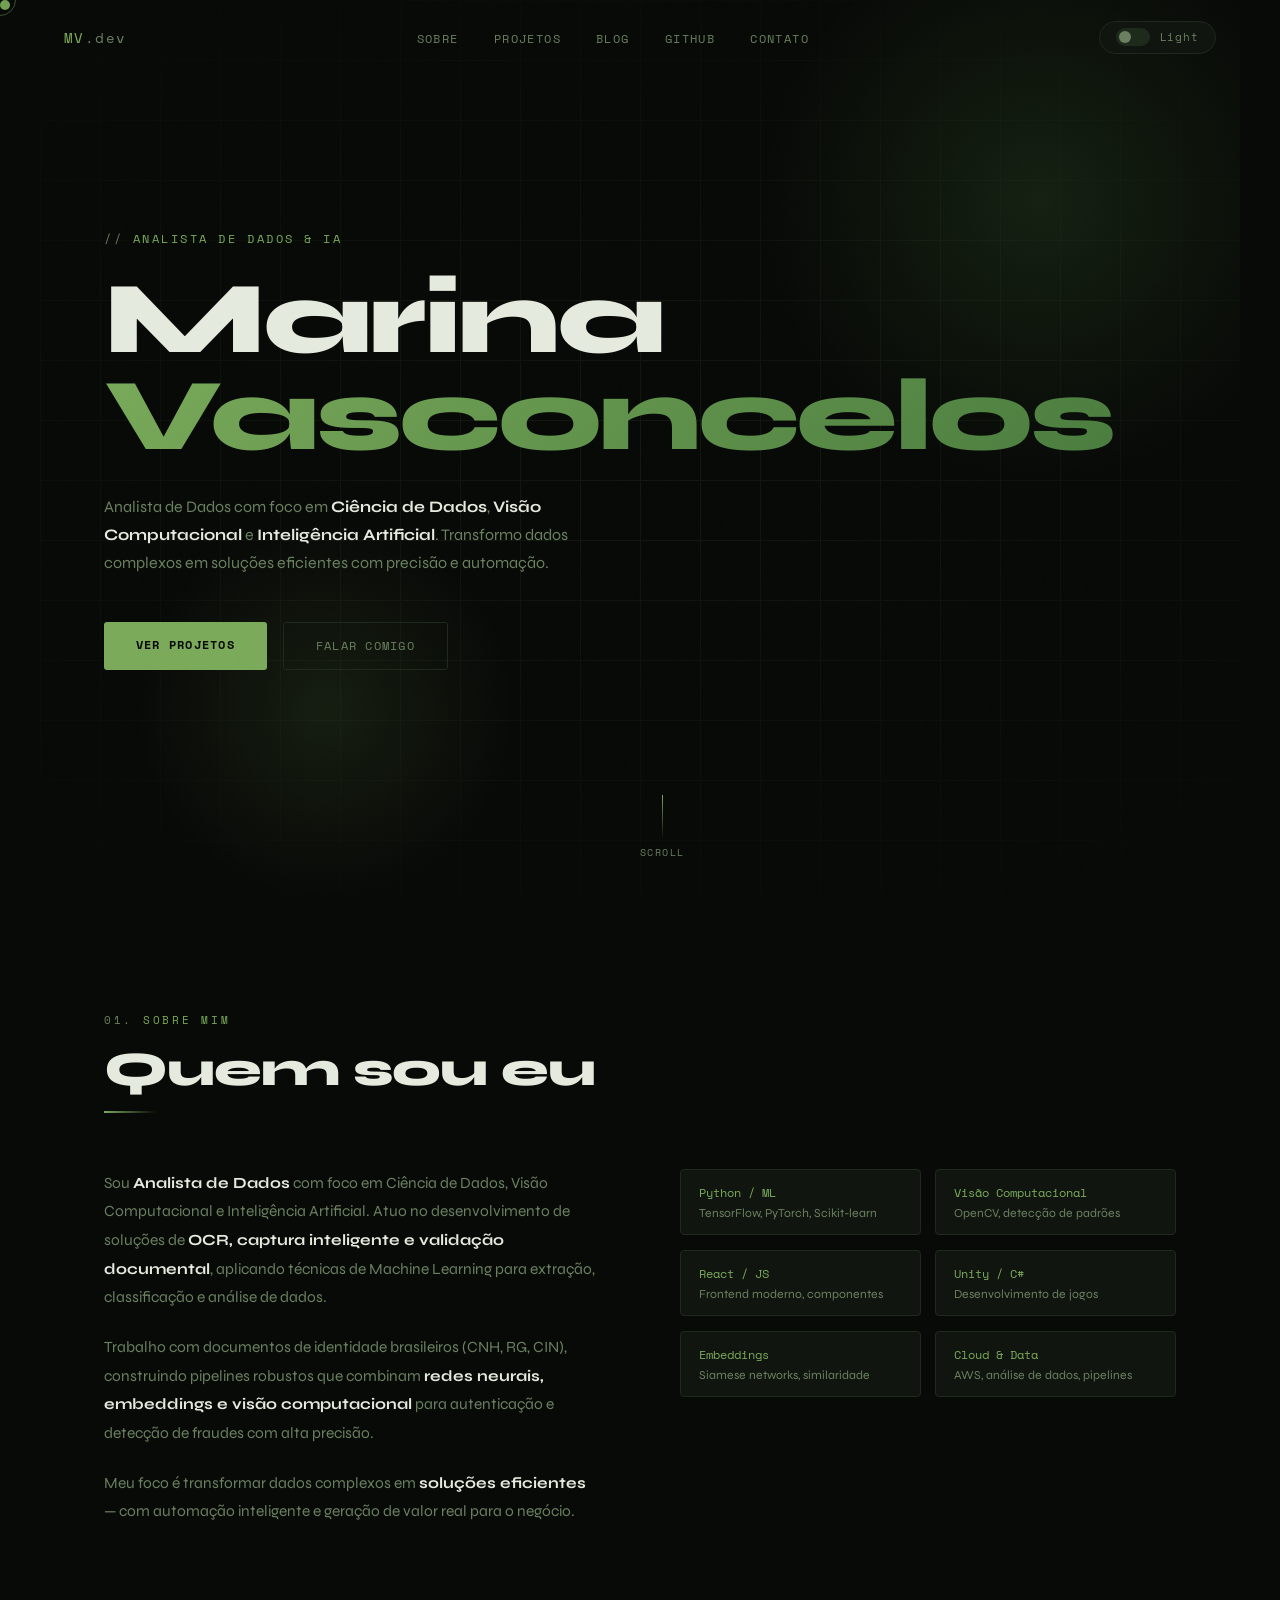
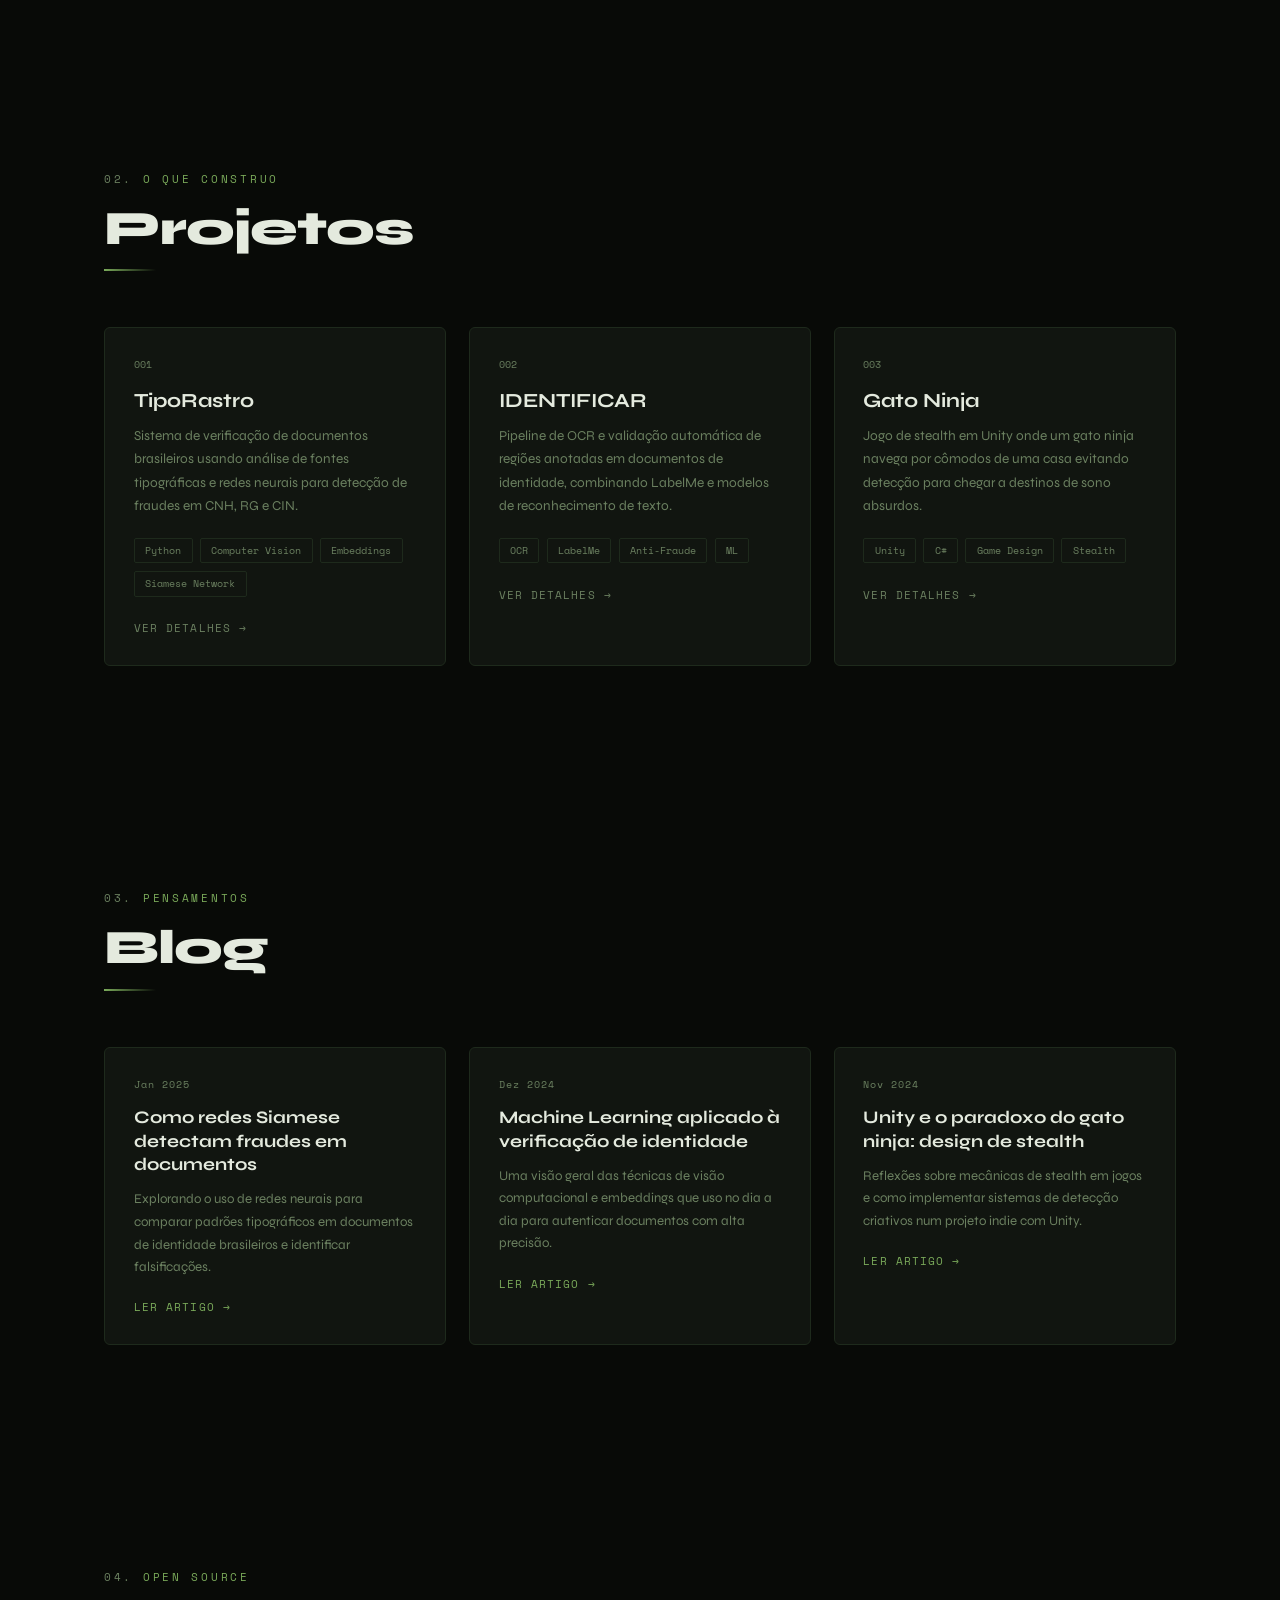
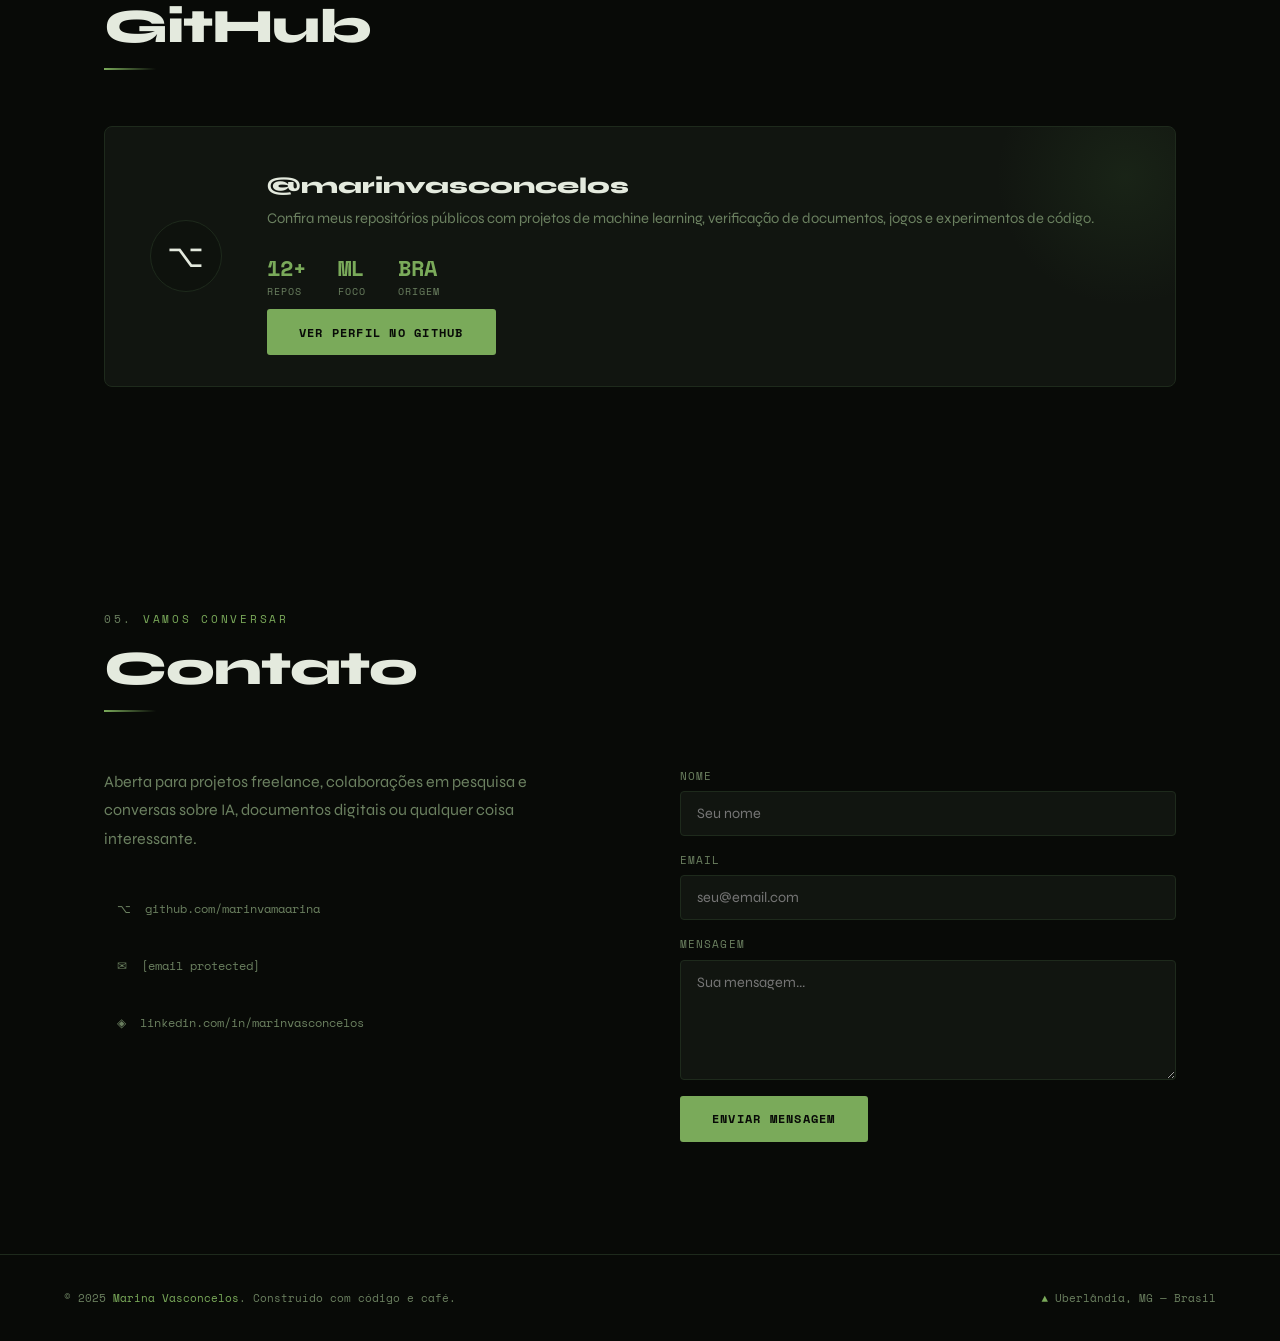
<file: index.html>
<!DOCTYPE html>
<html lang="pt-BR" data-theme="dark">
<head>
  <meta charset="UTF-8" />
  <meta name="viewport" content="width=device-width, initial-scale=1.0" />
  <title>Marina Vasconcelos — Analista de Dados & IA</title>
  <link href="https://fonts.googleapis.com/css2?family=Space+Mono:wght@400;700&family=Syne:wght@400;600;800&display=swap" rel="stylesheet" />
  <style>
    [data-theme="dark"] {
      --bg:     #080a07;
      --bg2:    #0e120d;
      --card:   #111510;
      --border: #1e2a1c;
      --neon:   #7aaa5a;
      --neon2:  #4a7c3f;
      --text:   #e4eade;
      --muted:  #6b8060;
      --nav-bg: rgba(8,10,7,0.9);
    }
    [data-theme="light"] {
      --bg:     #f2f6f0;
      --bg2:    #e8efe4;
      --card:   #ffffff;
      --border: #cddbc5;
      --neon:   #3a7a28;
      --neon2:  #2d6020;
      --text:   #1a2618;
      --muted:  #6a886a;
      --nav-bg: rgba(242,246,240,0.92);
    }

    *, *::before, *::after { box-sizing: border-box; margin: 0; padding: 0; }
    html { scroll-behavior: smooth; }
    body {
      background: var(--bg); color: var(--text);
      font-family: 'Syne', sans-serif;
      overflow-x: hidden; cursor: none;
      transition: background 0.35s, color 0.35s;
    }

    /* CURSOR */
    #cursor {
      width: 10px; height: 10px; background: var(--neon); border-radius: 50%;
      position: fixed; top: 0; left: 0; pointer-events: none; z-index: 9999;
      mix-blend-mode: difference;
    }
    #cursor-ring {
      width: 32px; height: 32px; border: 1px solid var(--neon); border-radius: 50%;
      position: fixed; top: 0; left: 0; pointer-events: none; z-index: 9998; opacity: 0.45;
      transition: border-color 0.3s;
    }

    /* NOISE */
    body::after {
      content: ''; position: fixed; inset: 0; pointer-events: none; z-index: 1000; opacity: 0.2;
      background-image: url("data:image/svg+xml,%3Csvg viewBox='0 0 200 200' xmlns='http://www.w3.org/2000/svg'%3E%3Cfilter id='n'%3E%3CfeTurbulence type='fractalNoise' baseFrequency='0.85' numOctaves='4' stitchTiles='stitch'/%3E%3C/filter%3E%3Crect width='100%25' height='100%25' filter='url(%23n)' opacity='0.04'/%3E%3C/svg%3E");
    }

    /* NAV */
    nav {
      position: fixed; top: 0; left: 0; right: 0; z-index: 500;
      display: flex; align-items: center; justify-content: space-between;
      padding: 1.3rem 4rem;
      border-bottom: 1px solid transparent;
      transition: background 0.3s, border-color 0.3s, backdrop-filter 0.3s;
    }
    nav.scrolled { background: var(--nav-bg); border-color: var(--border); backdrop-filter: blur(14px); }
    .nav-logo { font-family: 'Space Mono', monospace; font-size: 0.9rem; color: var(--neon); text-decoration: none; letter-spacing: 0.1em; }
    .nav-logo span { color: var(--muted); }
    .nav-links { display: flex; gap: 2.2rem; list-style: none; }
    .nav-links a {
      font-family: 'Space Mono', monospace; font-size: 0.72rem; color: var(--muted);
      text-decoration: none; letter-spacing: 0.12em; text-transform: uppercase;
      transition: color 0.2s; position: relative;
    }
    .nav-links a::after {
      content: ''; position: absolute; bottom: -4px; left: 0;
      width: 0; height: 1px; background: var(--neon); transition: width 0.3s;
    }
    .nav-links a:hover { color: var(--neon); }
    .nav-links a:hover::after { width: 100%; }

    /* THEME TOGGLE */
    #theme-toggle {
      display: flex; align-items: center; gap: 0.6rem;
      background: var(--card); border: 1px solid var(--border); border-radius: 20px;
      padding: 0.4rem 1rem; font-family: 'Space Mono', monospace; font-size: 0.68rem;
      color: var(--muted); letter-spacing: 0.08em; cursor: pointer;
      transition: border-color 0.2s, color 0.2s, background 0.35s;
    }
    #theme-toggle:hover { border-color: var(--neon); color: var(--neon); }
    .toggle-track {
      width: 34px; height: 18px; border-radius: 9px; background: var(--border);
      position: relative; transition: background 0.3s; flex-shrink: 0;
    }
    [data-theme="light"] .toggle-track { background: var(--neon2); }
    .toggle-thumb {
      width: 12px; height: 12px; border-radius: 50%; background: var(--muted);
      position: absolute; top: 3px; left: 3px; transition: transform 0.3s, background 0.3s;
    }
    [data-theme="light"] .toggle-thumb { transform: translateX(16px); background: #fff; }

    /* HERO */
    #hero {
      min-height: 100vh; display: flex; flex-direction: column; justify-content: center;
      padding: 0 4rem; position: relative; overflow: hidden;
    }
    .hero-grid {
      position: absolute; inset: 0; opacity: 0.5;
      background-image: linear-gradient(var(--border) 1px, transparent 1px), linear-gradient(90deg, var(--border) 1px, transparent 1px);
      background-size: 60px 60px;
      mask-image: radial-gradient(ellipse 80% 60% at 50% 50%, black, transparent);
    }
    .hero-glow {
      position: absolute; width: 560px; height: 560px; border-radius: 50%;
      background: radial-gradient(circle, rgba(74,124,63,0.2) 0%, transparent 70%);
      top: -80px; right: -80px; pointer-events: none;
      animation: floatGlow 8s ease-in-out infinite;
    }
    .hero-glow2 {
      position: absolute; width: 380px; height: 380px; border-radius: 50%;
      background: radial-gradient(circle, rgba(122,170,90,0.12) 0%, transparent 70%);
      bottom: 0; left: 8%; pointer-events: none;
      animation: floatGlow 10s ease-in-out infinite reverse;
    }
    @keyframes floatGlow { 0%,100%{transform:translateY(0) scale(1)} 50%{transform:translateY(-28px) scale(1.04)} }
    .hero-tag {
      font-family: 'Space Mono', monospace; font-size: 0.72rem; color: var(--neon);
      letter-spacing: 0.22em; text-transform: uppercase; margin-bottom: 1.4rem;
      animation: fadeUp 0.6s 0.1s both;
    }
    .hero-tag::before { content: '// '; color: var(--muted); }
    h1 {
      font-size: clamp(3.2rem, 8vw, 6.8rem); font-weight: 800;
      line-height: 0.95; letter-spacing: -0.03em;
      animation: fadeUp 0.6s 0.22s both;
    }
    h1 .line1 { display: block; }
    h1 .accent {
      background: linear-gradient(135deg, var(--neon) 0%, var(--neon2) 100%);
      -webkit-background-clip: text; -webkit-text-fill-color: transparent; background-clip: text;
    }
    .hero-sub {
      margin-top: 1.8rem; max-width: 520px; font-size: 1rem;
      color: var(--muted); line-height: 1.75; animation: fadeUp 0.6s 0.35s both;
    }
    .hero-sub strong { color: var(--text); }
    .hero-cta { display: flex; gap: 1rem; margin-top: 2.8rem; flex-wrap: wrap; animation: fadeUp 0.6s 0.48s both; }
    .hero-scroll {
      position: absolute; bottom: 2.5rem; left: 50%; transform: translateX(-50%);
      display: flex; flex-direction: column; align-items: center; gap: 0.4rem;
      font-family: 'Space Mono', monospace; font-size: 0.62rem;
      color: var(--muted); letter-spacing: 0.15em; text-transform: uppercase;
      animation: fadeUp 0.6s 0.8s both;
    }
    .scroll-line { width: 1px; height: 44px; background: linear-gradient(var(--neon), transparent); animation: pulse 2s ease-in-out infinite; }
    @keyframes pulse { 0%,100%{opacity:0.3} 50%{opacity:1} }
    @keyframes fadeUp { from{opacity:0;transform:translateY(18px)} to{opacity:1;transform:translateY(0)} }

    /* BUTTONS */
    .btn {
      font-family: 'Space Mono', monospace; font-size: 0.78rem;
      letter-spacing: 0.1em; text-transform: uppercase; text-decoration: none;
      padding: 0.85rem 2rem; border-radius: 3px; transition: all 0.25s; cursor: pointer;
    }
    .btn-primary { background: var(--neon); color: var(--bg); font-weight: 700; border: none; }
    .btn-primary:hover { background: transparent; color: var(--neon); box-shadow: inset 0 0 0 1px var(--neon), 0 0 24px rgba(122,170,90,0.18); }
    .btn-ghost { border: 1px solid var(--border); color: var(--muted); background: transparent; }
    .btn-ghost:hover { border-color: var(--neon); color: var(--neon); }

    /* SECTIONS */
    section { padding: 7rem 4rem; max-width: 1200px; margin: 0 auto; }
    .section-label { font-family: 'Space Mono', monospace; font-size: 0.68rem; color: var(--neon); letter-spacing: 0.25em; text-transform: uppercase; margin-bottom: 0.8rem; }
    .section-label::before { content: attr(data-num) '. '; color: var(--muted); }
    .section-title { font-size: clamp(1.9rem, 4vw, 3rem); font-weight: 800; letter-spacing: -0.02em; margin-bottom: 0.8rem; }
    .section-line { width: 52px; height: 2px; background: linear-gradient(90deg, var(--neon), transparent); margin-bottom: 3.5rem; }

    /* ABOUT */
    .about-grid { display: grid; grid-template-columns: 1fr 1fr; gap: 5rem; align-items: start; }
    .about-text p { color: var(--muted); line-height: 1.85; font-size: 0.97rem; margin-bottom: 1.3rem; }
    .about-text p strong { color: var(--text); }
    .skills-grid { display: grid; grid-template-columns: 1fr 1fr; gap: 0.9rem; }
    .skill-item { background: var(--card); border: 1px solid var(--border); padding: 0.9rem 1.1rem; border-radius: 4px; transition: border-color 0.2s, transform 0.2s; }
    .skill-item:hover { border-color: var(--neon); transform: translateY(-2px); }
    .skill-name { font-family: 'Space Mono', monospace; font-size: 0.72rem; color: var(--neon); margin-bottom: 0.3rem; }
    .skill-desc { font-size: 0.76rem; color: var(--muted); }

    /* PROJECTS */
    .projects-grid { display: grid; grid-template-columns: repeat(auto-fill, minmax(320px,1fr)); gap: 1.4rem; }
    .project-card { background: var(--card); border: 1px solid var(--border); border-radius: 6px; padding: 1.8rem; position: relative; overflow: hidden; transition: border-color 0.3s, transform 0.3s; }
    .project-card::before { content: ''; position: absolute; top: 0; left: 0; right: 0; height: 2px; background: linear-gradient(90deg, var(--neon), var(--neon2)); transform: scaleX(0); transform-origin: left; transition: transform 0.4s; }
    .project-card:hover { border-color: rgba(122,170,90,0.35); transform: translateY(-4px); }
    .project-card:hover::before { transform: scaleX(1); }
    .project-num { font-family: 'Space Mono', monospace; font-size: 0.62rem; color: var(--muted); margin-bottom: 1rem; }
    .project-name { font-size: 1.25rem; font-weight: 700; margin-bottom: 0.7rem; }
    .project-desc { font-size: 0.85rem; color: var(--muted); line-height: 1.7; margin-bottom: 1.3rem; }
    .project-tags { display: flex; flex-wrap: wrap; gap: 0.45rem; margin-bottom: 1.3rem; }
    .tag { font-family: 'Space Mono', monospace; font-size: 0.62rem; padding: 0.28rem 0.65rem; border: 1px solid var(--border); border-radius: 2px; color: var(--muted); }
    .project-link { font-family: 'Space Mono', monospace; font-size: 0.68rem; color: var(--muted); text-decoration: none; letter-spacing: 0.1em; text-transform: uppercase; transition: color 0.2s; }
    .project-link:hover { color: var(--neon); }

    /* BLOG */
    .blog-grid { display: grid; grid-template-columns: repeat(auto-fill, minmax(300px,1fr)); gap: 1.4rem; }
    .blog-card { background: var(--card); border: 1px solid var(--border); border-radius: 6px; padding: 1.8rem; text-decoration: none; color: inherit; display: block; transition: border-color 0.3s, transform 0.3s; }
    .blog-card:hover { border-color: rgba(122,170,90,0.4); transform: translateY(-4px); }
    .blog-date { font-family: 'Space Mono', monospace; font-size: 0.62rem; color: var(--muted); letter-spacing: 0.1em; margin-bottom: 0.9rem; }
    .blog-title { font-size: 1.1rem; font-weight: 700; margin-bottom: 0.7rem; line-height: 1.35; }
    .blog-excerpt { font-size: 0.83rem; color: var(--muted); line-height: 1.7; margin-bottom: 1.1rem; }
    .blog-read { font-family: 'Space Mono', monospace; font-size: 0.68rem; color: var(--neon); letter-spacing: 0.1em; text-transform: uppercase; }
    .blog-read::after { content: ' →'; }

    /* GITHUB */
    .github-box { background: var(--card); border: 1px solid var(--border); border-radius: 8px; padding: 2.8rem; display: flex; align-items: center; gap: 2.8rem; position: relative; overflow: hidden; }
    .github-box::before { content: ''; position: absolute; top: -80px; right: -80px; width: 260px; height: 260px; border-radius: 50%; background: radial-gradient(circle, rgba(74,124,63,0.14) 0%, transparent 70%); }
    .github-icon { flex-shrink: 0; width: 72px; height: 72px; background: var(--bg2); border: 1px solid var(--border); border-radius: 50%; display: flex; align-items: center; justify-content: center; font-size: 2rem; transition: background 0.35s; }
    .github-content h3 { font-size: 1.4rem; font-weight: 800; margin-bottom: 0.45rem; }
    .github-content p { color: var(--muted); line-height: 1.65; margin-bottom: 1.3rem; font-size: 0.92rem; }
    .github-stats { display: flex; gap: 2rem; margin-bottom: 1.4rem; }
    .gh-stat-num { font-family: 'Space Mono', monospace; font-size: 1.4rem; font-weight: 700; color: var(--neon); }
    .gh-stat-label { font-family: 'Space Mono', monospace; font-size: 0.62rem; color: var(--muted); letter-spacing: 0.1em; text-transform: uppercase; }

    /* CONTACT */
    .contact-wrap { display: grid; grid-template-columns: 1fr 1fr; gap: 5rem; align-items: start; }
    .contact-info p { color: var(--muted); line-height: 1.8; margin-bottom: 2rem; }
    .contact-links { display: flex; flex-direction: column; gap: 0.8rem; }
    .contact-link { display: flex; align-items: center; gap: 0.9rem; text-decoration: none; color: var(--muted); font-family: 'Space Mono', monospace; font-size: 0.76rem; padding: 0.75rem; border: 1px solid transparent; border-radius: 4px; transition: all 0.2s; }
    .contact-link:hover { color: var(--neon); border-color: var(--border); background: var(--card); }
    .contact-form { display: flex; flex-direction: column; gap: 1rem; }
    .form-group { display: flex; flex-direction: column; gap: 0.45rem; }
    .form-group label { font-family: 'Space Mono', monospace; font-size: 0.68rem; color: var(--muted); letter-spacing: 0.1em; text-transform: uppercase; }
    .form-group input, .form-group textarea { background: var(--card); border: 1px solid var(--border); border-radius: 4px; padding: 0.82rem 1rem; color: var(--text); font-family: 'Syne', sans-serif; font-size: 0.9rem; outline: none; transition: border-color 0.2s, background 0.35s; }
    .form-group input:focus, .form-group textarea:focus { border-color: var(--neon); box-shadow: 0 0 0 3px rgba(122,170,90,0.08); }
    .form-group textarea { min-height: 120px; resize: vertical; }

    /* FOOTER */
    footer { border-top: 1px solid var(--border); padding: 2.2rem 4rem; display: flex; justify-content: space-between; align-items: center; }
    footer p { font-family: 'Space Mono', monospace; font-size: 0.68rem; color: var(--muted); }
    footer a { color: var(--neon); text-decoration: none; }

    @media (max-width: 768px) {
      nav { padding: 1.1rem 1.5rem; }
      .nav-links { display: none; }
      #hero, section, footer { padding-left: 1.5rem; padding-right: 1.5rem; }
      h1 { font-size: 2.8rem; }
      .about-grid, .contact-wrap { grid-template-columns: 1fr; gap: 2.5rem; }
      .github-box { flex-direction: column; }
    }
    /* MODAL */
    #modal-overlay { display: none; }
    #modal-overlay.open { display: flex !important; }
    #modal-box { animation: modalIn 0.25s ease; }
    @keyframes modalIn { from{opacity:0; transform:translateY(20px)} to{opacity:1; transform:translateY(0)} }
    #modal-close:hover { border-color: var(--neon); color: var(--neon); }
    .modal-num { font-family: 'Space Mono', monospace; font-size: 0.65rem; color: var(--muted); margin-bottom: 0.8rem; }
    .modal-title { font-size: 1.7rem; font-weight: 800; letter-spacing: -0.02em; margin-bottom: 0.5rem; }
    .modal-date { font-family: 'Space Mono', monospace; font-size: 0.68rem; color: var(--muted); letter-spacing: 0.1em; margin-bottom: 1.2rem; }
    .modal-tags { display: flex; flex-wrap: wrap; gap: 0.45rem; margin-bottom: 1.5rem; }
    .modal-divider { height: 1px; background: var(--border); margin-bottom: 1.5rem; }
    .modal-body { font-size: 0.95rem; color: var(--muted); line-height: 1.9; }
    .modal-body p { margin-bottom: 1.1rem; }
    .modal-body strong { color: var(--text); }
    .modal-body h4 { color: var(--neon); font-family: 'Space Mono', monospace; font-size: 0.75rem; letter-spacing: 0.12em; text-transform: uppercase; margin: 1.4rem 0 0.6rem; }
    .modal-footer { margin-top: 2rem; padding-top: 1.5rem; border-top: 1px solid var(--border); display: flex; gap: 1rem; }

  </style>
</head>
<body>

  <div id="cursor"></div>
  <div id="cursor-ring"></div>

  <nav id="navbar">
    <a href="#hero" class="nav-logo">MV<span>.dev</span></a>
    <ul class="nav-links">
      <li><a href="#about">Sobre</a></li>
      <li><a href="#projects">Projetos</a></li>
      <li><a href="#blog">Blog</a></li>
      <li><a href="#github">GitHub</a></li>
      <li><a href="#contact">Contato</a></li>
    </ul>
    <button id="theme-toggle">
      <div class="toggle-track"><div class="toggle-thumb"></div></div>
      <span id="theme-label">Light</span>
    </button>
  </nav>

  <section id="hero">
    <div class="hero-grid"></div>
    <div class="hero-glow"></div>
    <div class="hero-glow2"></div>
    <div class="hero-tag">Analista de Dados & IA</div>
    <h1>
      <span class="line1">Marina</span>
      <span class="accent">Vasconcelos</span>
    </h1>
    <p class="hero-sub">
      Analista de Dados com foco em <strong>Ciência de Dados</strong>, <strong>Visão Computacional</strong> e <strong>Inteligência Artificial</strong>. Transformo dados complexos em soluções eficientes com precisão e automação.
    </p>
    <div class="hero-cta">
      <a href="#projects" class="btn btn-primary">Ver Projetos</a>
      <a href="#contact" class="btn btn-ghost">Falar comigo</a>
    </div>
    <div class="hero-scroll"><div class="scroll-line"></div>scroll</div>
  </section>

  <section id="about">
    <p class="section-label" data-num="01">Sobre mim</p>
    <h2 class="section-title">Quem sou eu</h2>
    <div class="section-line"></div>
    <div class="about-grid">
      <div class="about-text">
        <p>Sou <strong>Analista de Dados</strong> com foco em Ciência de Dados, Visão Computacional e Inteligência Artificial. Atuo no desenvolvimento de soluções de <strong>OCR, captura inteligente e validação documental</strong>, aplicando técnicas de Machine Learning para extração, classificação e análise de dados.</p>
        <p>Trabalho com documentos de identidade brasileiros (CNH, RG, CIN), construindo pipelines robustos que combinam <strong>redes neurais, embeddings e visão computacional</strong> para autenticação e detecção de fraudes com alta precisão.</p>
        <p>Meu foco é transformar dados complexos em <strong>soluções eficientes</strong> — com automação inteligente e geração de valor real para o negócio.</p>
      </div>
      <div class="skills-grid">
        <div class="skill-item"><div class="skill-name">Python / ML</div><div class="skill-desc">TensorFlow, PyTorch, Scikit-learn</div></div>
        <div class="skill-item"><div class="skill-name">Visão Computacional</div><div class="skill-desc">OpenCV, detecção de padrões</div></div>
        <div class="skill-item"><div class="skill-name">React / JS</div><div class="skill-desc">Frontend moderno, componentes</div></div>
        <div class="skill-item"><div class="skill-name">Unity / C#</div><div class="skill-desc">Desenvolvimento de jogos</div></div>
        <div class="skill-item"><div class="skill-name">Embeddings</div><div class="skill-desc">Siamese networks, similaridade</div></div>
        <div class="skill-item"><div class="skill-name">Cloud & Data</div><div class="skill-desc">AWS, análise de dados, pipelines</div></div>
      </div>
    </div>
  </section>

  <section id="projects">
    <p class="section-label" data-num="02">O que construo</p>
    <h2 class="section-title">Projetos</h2>
    <div class="section-line"></div>
    <div class="projects-grid">
      <div class="project-card" data-modal="proj" data-idx="0" style="cursor:pointer;">
        <div class="project-num">001</div>
        <div class="project-name">TipoRastro</div>
        <p class="project-desc">Sistema de verificação de documentos brasileiros usando análise de fontes tipográficas e redes neurais para detecção de fraudes em CNH, RG e CIN.</p>
        <div class="project-tags"><span class="tag">Python</span><span class="tag">Computer Vision</span><span class="tag">Embeddings</span><span class="tag">Siamese Network</span></div>
        <span class="project-link">Ver detalhes →</span>
      </div>
      <div class="project-card" data-modal="proj" data-idx="1" style="cursor:pointer;">
        <div class="project-num">002</div>
        <div class="project-name">IDENTIFICAR</div>
        <p class="project-desc">Pipeline de OCR e validação automática de regiões anotadas em documentos de identidade, combinando LabelMe e modelos de reconhecimento de texto.</p>
        <div class="project-tags"><span class="tag">OCR</span><span class="tag">LabelMe</span><span class="tag">Anti-Fraude</span><span class="tag">ML</span></div>
        <span class="project-link">Ver detalhes →</span>
      </div>
      <div class="project-card" data-modal="proj" data-idx="2" style="cursor:pointer;">
        <div class="project-num">003</div>
        <div class="project-name">Gato Ninja</div>
        <p class="project-desc">Jogo de stealth em Unity onde um gato ninja navega por cômodos de uma casa evitando detecção para chegar a destinos de sono absurdos.</p>
        <div class="project-tags"><span class="tag">Unity</span><span class="tag">C#</span><span class="tag">Game Design</span><span class="tag">Stealth</span></div>
        <span class="project-link">Ver detalhes →</span>
      </div>
    </div>
  </section>

  <section id="blog">
    <p class="section-label" data-num="03">Pensamentos</p>
    <h2 class="section-title">Blog</h2>
    <div class="section-line"></div>
    <div class="blog-grid">
      <div class="blog-card" data-modal="blog" data-idx="0" style="cursor:pointer;">
        <div class="blog-date">Jan 2025</div>
        <div class="blog-title">Como redes Siamese detectam fraudes em documentos</div>
        <p class="blog-excerpt">Explorando o uso de redes neurais para comparar padrões tipográficos em documentos de identidade brasileiros e identificar falsificações.</p>
        <span class="blog-read">Ler artigo</span>
      </div>
      <div class="blog-card" data-modal="blog" data-idx="1" style="cursor:pointer;">
        <div class="blog-date">Dez 2024</div>
        <div class="blog-title">Machine Learning aplicado à verificação de identidade</div>
        <p class="blog-excerpt">Uma visão geral das técnicas de visão computacional e embeddings que uso no dia a dia para autenticar documentos com alta precisão.</p>
        <span class="blog-read">Ler artigo</span>
      </div>
      <div class="blog-card" data-modal="blog" data-idx="2" style="cursor:pointer;">
        <div class="blog-date">Nov 2024</div>
        <div class="blog-title">Unity e o paradoxo do gato ninja: design de stealth</div>
        <p class="blog-excerpt">Reflexões sobre mecânicas de stealth em jogos e como implementar sistemas de detecção criativos num projeto indie com Unity.</p>
        <span class="blog-read">Ler artigo</span>
      </div>
    </div>
  </section>

  <section id="github">
    <p class="section-label" data-num="04">Open source</p>
    <h2 class="section-title">GitHub</h2>
    <div class="section-line"></div>
    <div class="github-box">
      <div class="github-icon">⌥</div>
      <div class="github-content">
        <h3>@marinvasconcelos</h3>
        <p>Confira meus repositórios públicos com projetos de machine learning, verificação de documentos, jogos e experimentos de código.</p>
        <div class="github-stats">
          <div class="gh-stat"><div class="gh-stat-num">12+</div><div class="gh-stat-label">Repos</div></div>
          <div class="gh-stat"><div class="gh-stat-num">ML</div><div class="gh-stat-label">Foco</div></div>
          <div class="gh-stat"><div class="gh-stat-num">BRA</div><div class="gh-stat-label">Origem</div></div>
        </div>
        <a href="https://github.com/marinvasconcelos" target="_blank" class="btn btn-primary">Ver perfil no GitHub</a>
      </div>
    </div>
  </section>

  <section id="contact">
    <p class="section-label" data-num="05">Vamos conversar</p>
    <h2 class="section-title">Contato</h2>
    <div class="section-line"></div>
    <div class="contact-wrap">
      <div class="contact-info">
        <p>Aberta para projetos freelance, colaborações em pesquisa e conversas sobre IA, documentos digitais ou qualquer coisa interessante.</p>
        <div class="contact-links">
          <a href="https://github.com/marinamaarina/marinamaarina" class="contact-link" target="_blank"><span>⌥</span> github.com/marinvamaarina</a>
          <a href="/cdn-cgi/l/email-protection#c0ada1b2a9aea180a5ada1a9aceea3afad" class="contact-link"><span>✉</span> <span class="__cf_email__" data-cfemail="caa7abb8a3a4ab8aafa7aba3a6e4a9a5a7">[email&#160;protected]</span></a>
          <a href="https://linkedin.com/in/marinvasconcelos" class="contact-link" target="_blank"><span>◈</span> linkedin.com/in/marinvasconcelos</a>
        </div>
      </div>
      <form class="contact-form" onsubmit="handleSubmit(event)">
        <div class="form-group"><label>Nome</label><input type="text" placeholder="Seu nome" /></div>
        <div class="form-group"><label>Email</label><input type="email" placeholder="seu@email.com" /></div>
        <div class="form-group"><label>Mensagem</label><textarea placeholder="Sua mensagem..."></textarea></div>
        <button type="submit" class="btn btn-primary" style="width:fit-content;">Enviar mensagem</button>
      </form>
    </div>
  </section>

  <!-- MODAL -->
  <div id="modal-overlay" style="display:none; position:fixed; inset:0; z-index:2000; background:rgba(0,0,0,0.75); backdrop-filter:blur(6px); align-items:center; justify-content:center; padding:1.5rem;">
    <div id="modal-box" style="background:var(--card); border:1px solid var(--border); border-radius:10px; max-width:680px; width:100%; max-height:88vh; overflow-y:auto; position:relative; padding:2.5rem;">
      <button id="modal-close" style="position:absolute; top:1.2rem; right:1.2rem; background:var(--bg2); border:1px solid var(--border); border-radius:50%; width:32px; height:32px; color:var(--muted); font-size:1rem; cursor:pointer; display:flex; align-items:center; justify-content:center; transition:all 0.2s;">✕</button>
      <div id="modal-content"></div>
    </div>
  </div>

  <footer>
    <p>© 2025 <a href="#">Marina Vasconcelos</a>. Construído com código e café.</p>
    <p><span style="color:var(--neon)">▲</span> Uberlândia, MG — Brasil</p>
  </footer>

  <script>
    // DADOS DOS MODAIS
    var DATA = {
      proj: [
        {
          num: '001',
          title: 'TipoRastro',
          tags: ['Python', 'Computer Vision', 'Embeddings', 'Siamese Network', 'PyTorch'],
          github: 'https://github.com/marinamaarina/marinamaarina',
          body: `
            <h4>Sobre o projeto</h4>
            <p>O <strong>TipoRastro</strong> é um sistema inteligente de verificação de autenticidade para documentos de identidade brasileiros (CNH, RG, CIN). A solução analisa padrões tipográficos e microdetalhes visuais que são praticamente impossíveis de replicar manualmente em documentos falsificados.</p>
            <h4>Como funciona</h4>
            <p>O pipeline combina <strong>redes Siamese</strong> para comparação de similaridade visual com embeddings de caracteres extraídos via OCR. Cada fonte tipográfica presente no documento é mapeada e comparada com uma base de referência de documentos legítimos.</p>
            <p>O modelo gera um <strong>score de autenticidade</strong> por região do documento, destacando áreas suspeitas de adulteração com alta precisão.</p>
            <h4>Resultados</h4>
            <p>Redução significativa de falsos negativos na detecção de fraudes documentais, com tempo de análise inferior a 2 segundos por documento.</p>
          `
        },
        {
          num: '002',
          title: 'IDENTIFICAR',
          tags: ['OCR', 'LabelMe', 'Anti-Fraude', 'ML', 'Python'],
          github: 'https://github.com/marinvasconcelos',
          body: `
            <h4>Sobre o projeto</h4>
            <p>O <strong>IDENTIFICAR</strong> é um pipeline de validação documental que automatiza a conferência de regiões anotadas em documentos de identidade. Integra ferramentas de anotação como LabelMe com modelos de OCR para garantir qualidade e consistência nos dados.</p>
            <h4>Como funciona</h4>
            <p>O sistema recebe imagens anotadas, extrai as regiões de interesse e aplica <strong>reconhecimento óptico de caracteres</strong> para validar se os dados presentes batem com o padrão esperado para cada campo (nome, CPF, data de nascimento, etc.).</p>
            <p>Um módulo de classificação ML identifica automaticamente inconsistências e marca regiões com baixa confiança para revisão humana.</p>
            <h4>Impacto</h4>
            <p>Automatizou mais de 80% das validações manuais no fluxo de captura documental, acelerando o processo de onboarding com alta precisão.</p>
          `
        },
        {
          num: '003',
          title: 'Gato Ninja',
          tags: ['Unity', 'C#', 'Game Design', 'Stealth', 'Indie'],
          github: 'https://github.com/marinvasconcelos',
          body: `
            <h4>Sobre o projeto</h4>
            <p><strong>Gato Ninja</strong> é um jogo indie de stealth desenvolvido em Unity onde você controla um gato sorrateiro que precisa atravessar os cômodos de uma casa sem ser detectado — tudo isso para alcançar o lugar mais absurdo e confortável para dormir.</p>
            <h4>Mecânicas</h4>
            <p>O jogo conta com um sistema de <strong>cone de visão dinâmico</strong> para os NPCs (humanos da casa), movimentação furtiva com diferentes velocidades, e destinos de sono gerados aleatoriamente a cada partida — da cesta de roupas sujas ao teclado do computador.</p>
            <p>Cada fase apresenta novos obstáculos: aspiradores robô, crianças barulhentas e cachorros com faro aguçado.</p>
            <h4>Status</h4>
            <p>Em desenvolvimento ativo. Primeiras fases jogáveis disponíveis no repositório.</p>
          `
        }
      ],
      blog: [
        {
          date: 'Janeiro 2025',
          title: 'Como redes Siamese detectam fraudes em documentos',
          body: `
            <h4>Introdução</h4>
            <p>Detectar documentos falsificados é um desafio que cresce junto com a sofisticação das ferramentas de edição de imagem. Neste artigo, exploro como as <strong>redes Siamese</strong> se tornaram uma das abordagens mais eficazes para esse problema.</p>
            <h4>O que são redes Siamese?</h4>
            <p>Uma rede Siamese é composta por <strong>duas redes neurais com pesos compartilhados</strong> que recebem dois inputs diferentes e aprendem a medir a distância entre eles. Em vez de classificar "falso ou verdadeiro" diretamente, elas aprendem a responder: "esses dois documentos vieram da mesma fonte?"</p>
            <h4>Aplicação prática</h4>
            <p>No contexto de documentos brasileiros, treinamos o modelo para comparar regiões tipográficas — como a fonte usada no nome, no CPF e na data de nascimento. Documentos adulterados costumam apresentar <strong>inconsistências sutis de espaçamento, peso e curvas</strong> nas letras que o modelo aprende a identificar.</p>
            <h4>Resultados</h4>
            <p>Com um dataset balanceado de documentos legítimos e falsificados, atingimos métricas acima de 94% de precisão na detecção, com baixa taxa de falsos positivos — fundamental para não prejudicar usuários legítimos.</p>
          `
        },
        {
          date: 'Dezembro 2024',
          title: 'Machine Learning aplicado à verificação de identidade',
          body: `
            <h4>O problema</h4>
            <p>A validação de documentos de identidade no Brasil enfrenta um desafio duplo: o volume massivo de documentos a processar e a diversidade de formatos entre estados e anos de emissão. Nenhuma regra manual consegue cobrir todos os casos.</p>
            <h4>A abordagem com ML</h4>
            <p>Em vez de regras fixas, treinamos modelos para aprender os <strong>padrões visuais e textuais de documentos autênticos</strong>. Isso inclui desde a geometria dos campos até as microestruturas das fontes tipográficas oficiais.</p>
            <h4>Técnicas utilizadas</h4>
            <p>Combinamos <strong>OCR adaptativo</strong> para extração de texto, <strong>embeddings visuais</strong> com CNNs para análise de regiões específicas, e um modelo de ensemble final que integra os sinais de diferentes módulos para gerar um score único de confiança.</p>
            <h4>Lições aprendidas</h4>
            <p>O maior aprendizado foi que a qualidade dos dados de treinamento importa mais que a arquitetura do modelo. Investir em anotação cuidadosa e diversificada foi o que mais moveu os resultados.</p>
          `
        },
        {
          date: 'Novembro 2024',
          title: 'Unity e o paradoxo do gato ninja: design de stealth',
          body: `
            <h4>A ideia absurda que virou projeto</h4>
            <p>Tudo começou com uma pergunta: e se o stealth não fosse sobre salvar o mundo, mas sobre encontrar o lugar mais inusitado para tirar uma soneca? Assim nasceu o <strong>Gato Ninja</strong> — e junto com ele, vários aprendizados sobre design de jogos furtivos.</p>
            <h4>O desafio do stealth em Unity</h4>
            <p>Implementar um sistema de detecção crível é mais complexo do que parece. É preciso equilibrar <strong>previsibilidade</strong> (o jogador precisa entender as regras) com <strong>surpresa</strong> (o jogo não pode ser trivial). Usamos cones de visão com raycasting e um sistema de alerta em três estágios: curioso, suspeito e detectado.</p>
            <h4>O paradoxo</h4>
            <p>O "paradoxo do gato ninja" é que quanto mais absurdo o destino final (dormir dentro da geladeira, por exemplo), mais motivado o jogador fica para executar uma fuga perfeita e silenciosa. O humor e o stealth se alimentam mutuamente.</p>
            <h4>Próximos passos</h4>
            <p>Estou adicionando geração procedural de layouts de cômodos e um sistema de reputação: quanto mais vezes o gato for pego, mais desconfiados os humanos ficam nas partidas seguintes.</p>
          `
        }
      ]
    };

    document.addEventListener('DOMContentLoaded', function() {

      // MODAL — event delegation, sem onclick inline
      var overlay = document.getElementById('modal-overlay');
      var content = document.getElementById('modal-content');
      var closeBtn = document.getElementById('modal-close');

      function openModal(type, idx) {
        var d = DATA[type][idx];
        var tagsHtml = '';
        if (d.tags) d.tags.forEach(function(t) { tagsHtml += '<span class="tag">' + t + '</span>'; });
        var footerHtml = d.github ? '<div class="modal-footer"><a href="' + d.github + '" target="_blank" class="btn btn-primary">Ver no GitHub</a></div>' : '';

        content.innerHTML =
          (d.num  ? '<div class="modal-num">'   + d.num   + '</div>' : '') +
          '<div class="modal-title">' + d.title + '</div>' +
          (d.date ? '<div class="modal-date">'  + d.date  + '</div>' : '') +
          (tagsHtml ? '<div class="modal-tags">' + tagsHtml + '</div>' : '') +
          '<div class="modal-divider"></div>' +
          '<div class="modal-body">' + d.body + '</div>' +
          footerHtml;

        overlay.classList.add('open');
        document.body.style.overflow = 'hidden';
      }

      function closeModal() {
        overlay.classList.remove('open');
        document.body.style.overflow = '';
      }

      // Delega cliques nos cards via data-modal
      document.body.addEventListener('click', function(e) {
        var card = e.target.closest('[data-modal]');
        if (card) {
          openModal(card.getAttribute('data-modal'), parseInt(card.getAttribute('data-idx')));
        }
      });

      closeBtn.addEventListener('click', closeModal);
      overlay.addEventListener('click', function(e) { if (e.target === overlay) closeModal(); });
      document.addEventListener('keydown', function(e) { if (e.key === 'Escape') closeModal(); });

      // THEME TOGGLE
      var btn = document.getElementById('theme-toggle');
      var label = document.getElementById('theme-label');
      var html = document.documentElement;
      btn.addEventListener('click', function() {
        var isDark = html.getAttribute('data-theme') === 'dark';
        html.setAttribute('data-theme', isDark ? 'light' : 'dark');
        label.textContent = isDark ? 'Dark' : 'Light';
      });

      // CURSOR
      var cursor = document.getElementById('cursor');
      var ring = document.getElementById('cursor-ring');
      var mx=0, my=0, rx=0, ry=0;
      document.addEventListener('mousemove', function(e) {
        mx = e.clientX; my = e.clientY;
        cursor.style.transform = 'translate('+(mx-5)+'px,'+(my-5)+'px)';
      });
      (function loop() {
        rx += (mx-rx)*0.13; ry += (my-ry)*0.13;
        ring.style.transform = 'translate('+(rx-16)+'px,'+(ry-16)+'px)';
        requestAnimationFrame(loop);
      })();

      // NAV SCROLL
      window.addEventListener('scroll', function() {
        document.getElementById('navbar').classList.toggle('scrolled', window.scrollY > 40);
      });

      // FORM
      var form = document.querySelector('.contact-form');
      if (form) {
        form.addEventListener('submit', function(e) {
          e.preventDefault();
          var b = form.querySelector('button');
          b.textContent = 'Enviado! ✓';
          b.style.background = 'var(--neon2)';
          setTimeout(function() { b.textContent = 'Enviar mensagem'; b.style.background = ''; }, 3000);
        });
      }

    });
  </script></body>
</html>
</file>
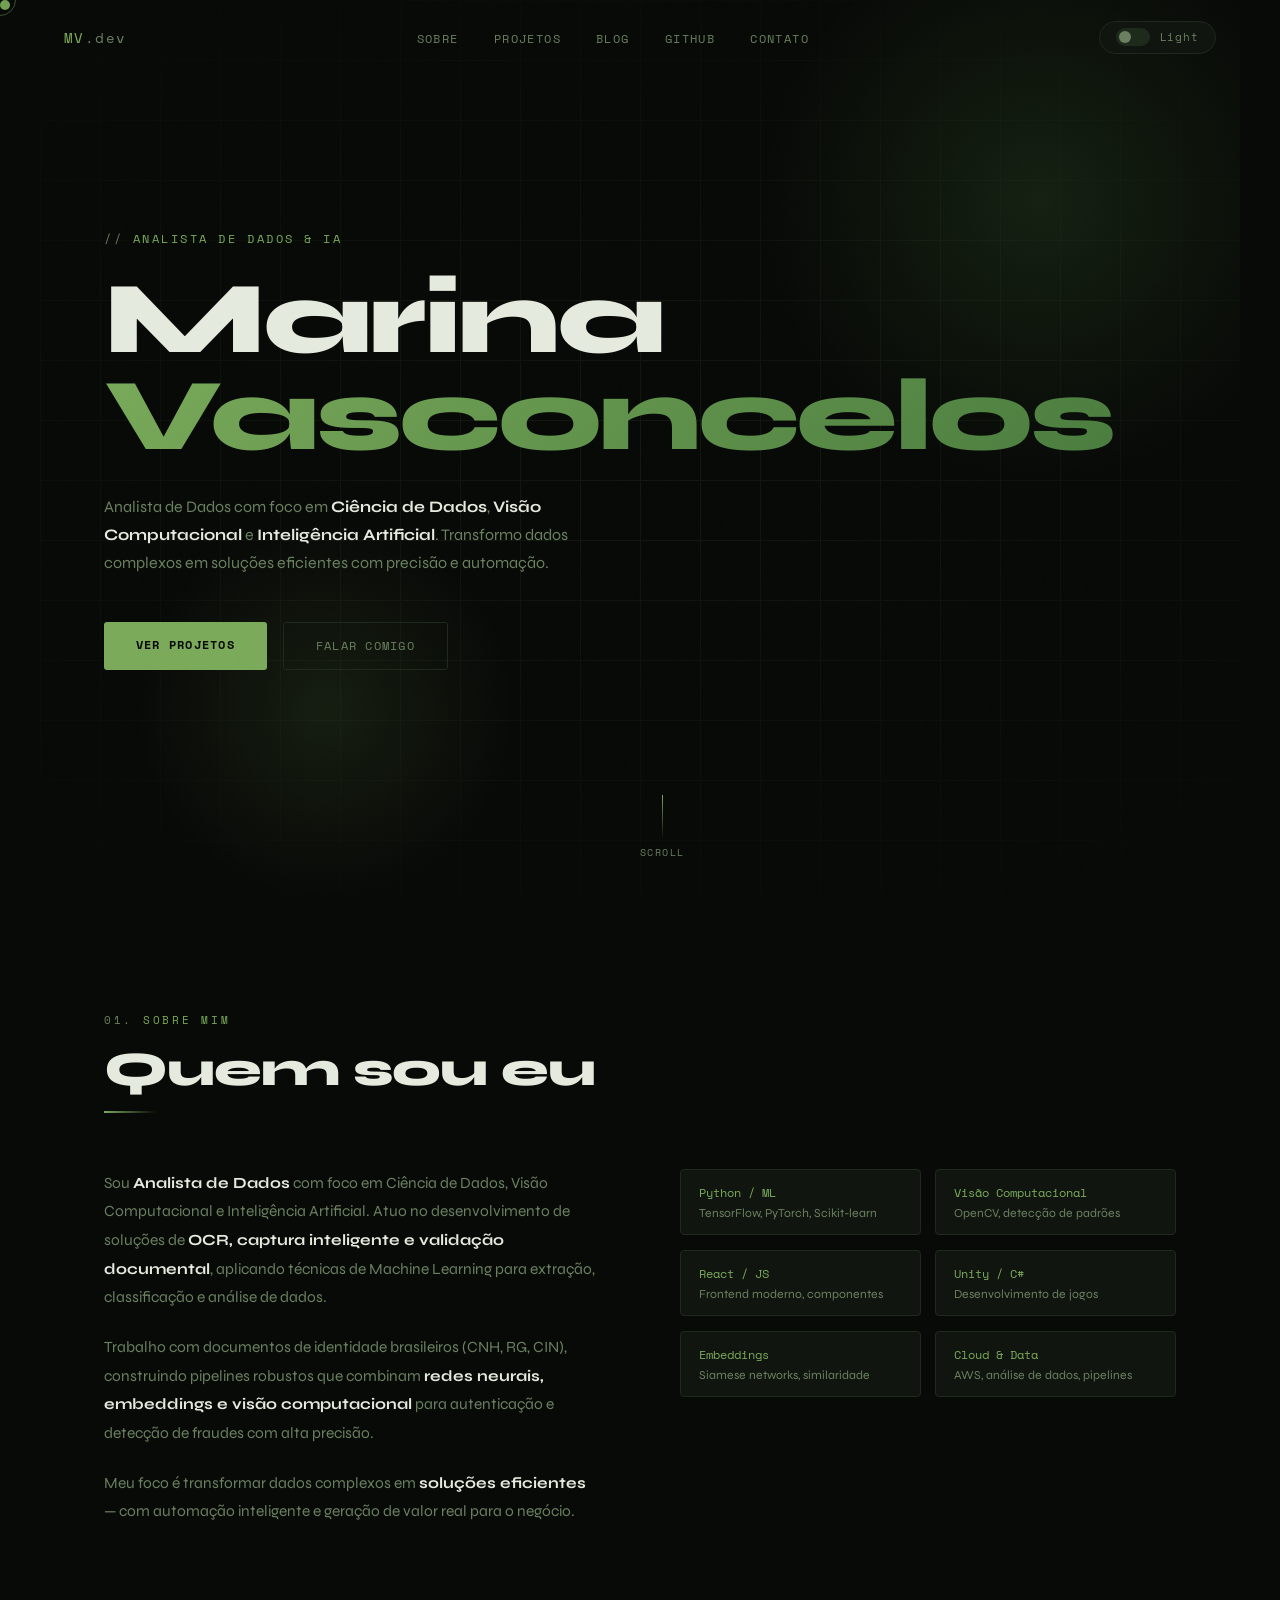
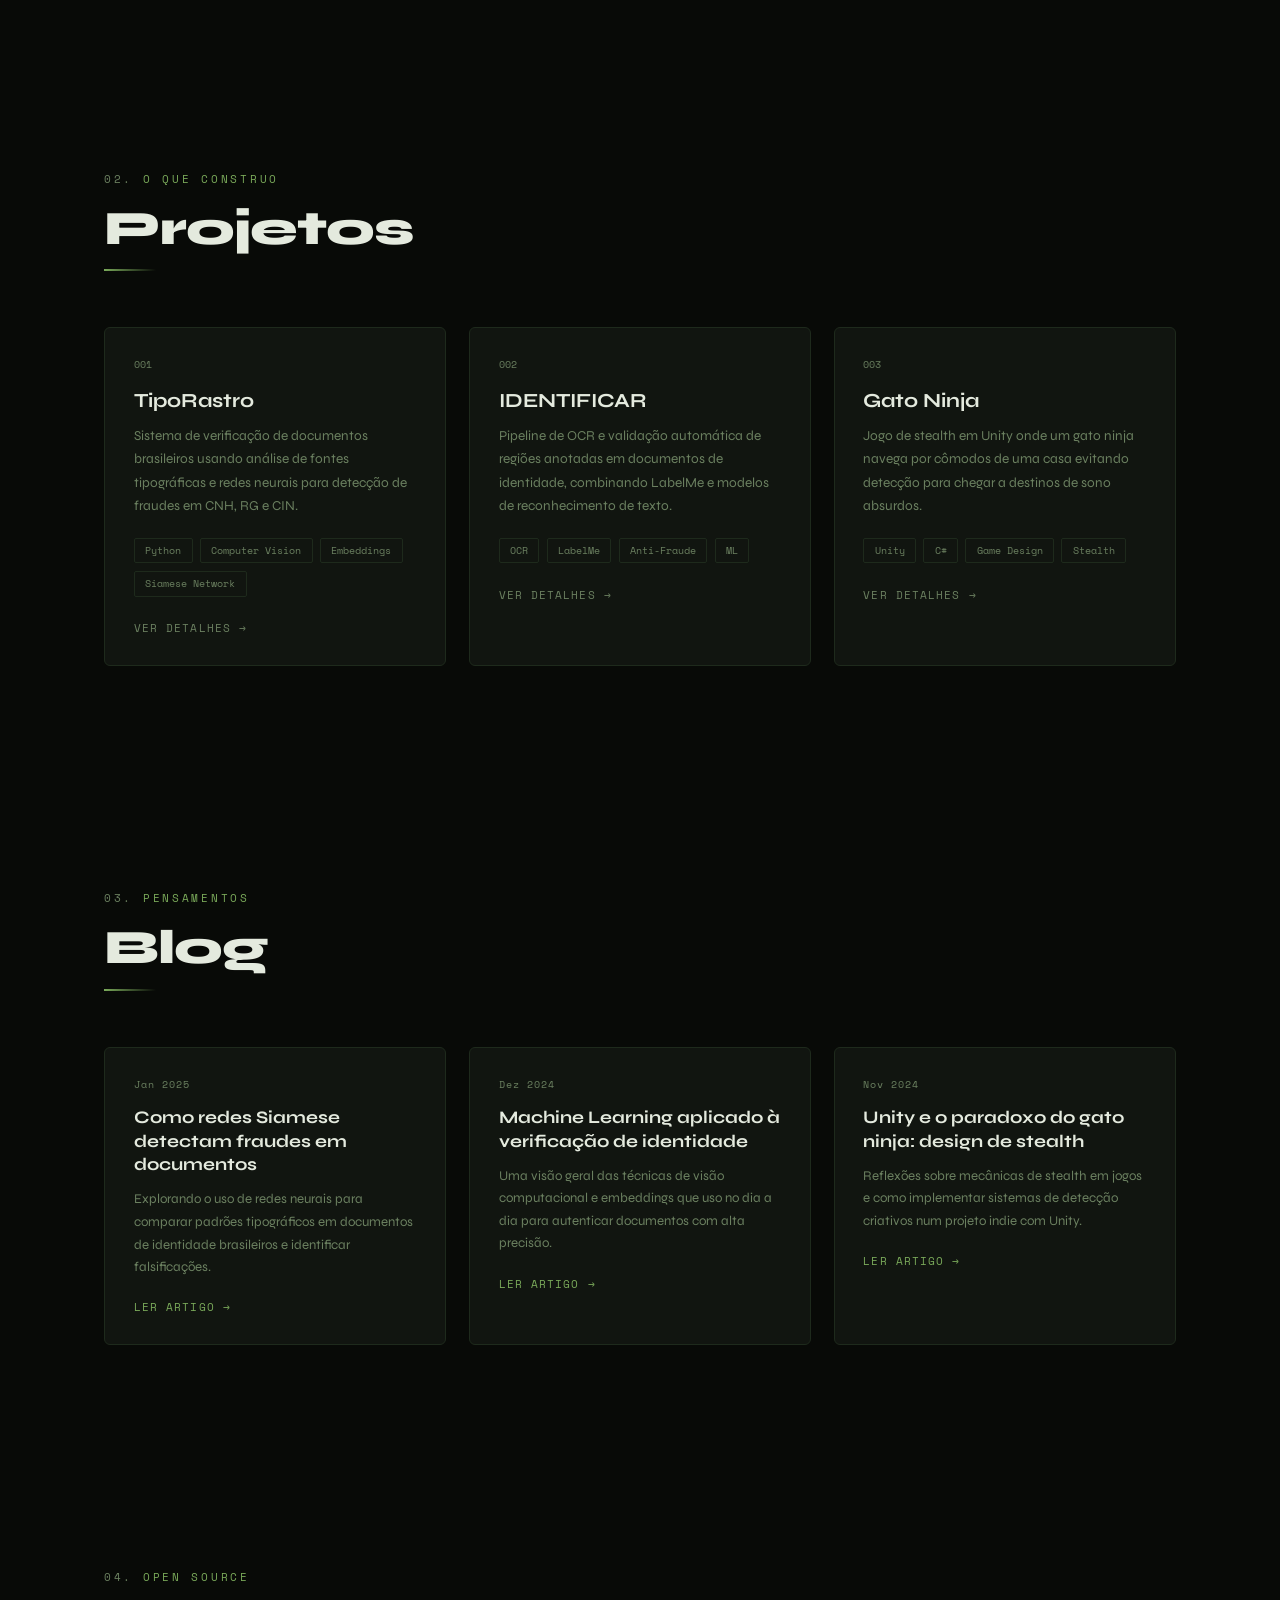
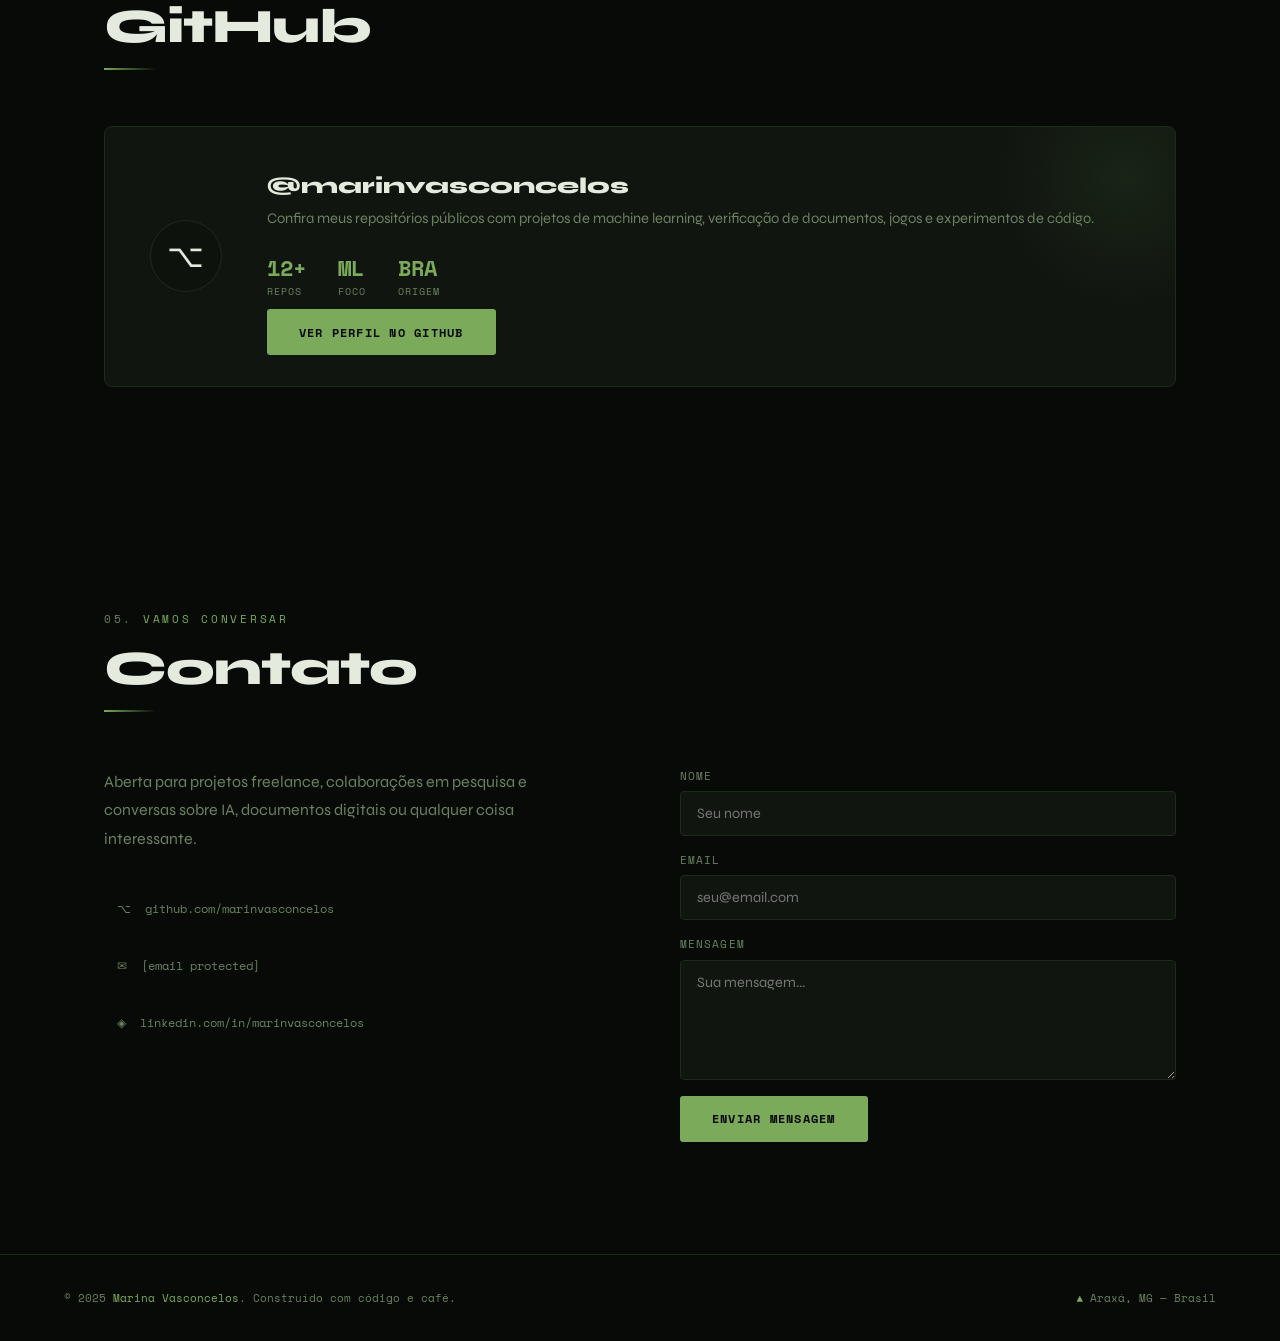
<file: index (3).html>
<!DOCTYPE html>
<html lang="pt-BR" data-theme="dark">
<head>
  <meta charset="UTF-8" />
  <meta name="viewport" content="width=device-width, initial-scale=1.0" />
  <title>Marina Vasconcelos — Analista de Dados & IA</title>
  <link href="https://fonts.googleapis.com/css2?family=Space+Mono:wght@400;700&family=Syne:wght@400;600;800&display=swap" rel="stylesheet" />
  <style>
    [data-theme="dark"] {
      --bg:     #080a07;
      --bg2:    #0e120d;
      --card:   #111510;
      --border: #1e2a1c;
      --neon:   #7aaa5a;
      --neon2:  #4a7c3f;
      --text:   #e4eade;
      --muted:  #6b8060;
      --nav-bg: rgba(8,10,7,0.9);
    }
    [data-theme="light"] {
      --bg:     #f2f6f0;
      --bg2:    #e8efe4;
      --card:   #ffffff;
      --border: #cddbc5;
      --neon:   #3a7a28;
      --neon2:  #2d6020;
      --text:   #1a2618;
      --muted:  #6a886a;
      --nav-bg: rgba(242,246,240,0.92);
    }

    *, *::before, *::after { box-sizing: border-box; margin: 0; padding: 0; }
    html { scroll-behavior: smooth; }
    body {
      background: var(--bg); color: var(--text);
      font-family: 'Syne', sans-serif;
      overflow-x: hidden; cursor: none;
      transition: background 0.35s, color 0.35s;
    }

    /* CURSOR */
    #cursor {
      width: 10px; height: 10px; background: var(--neon); border-radius: 50%;
      position: fixed; top: 0; left: 0; pointer-events: none; z-index: 9999;
      mix-blend-mode: difference;
    }
    #cursor-ring {
      width: 32px; height: 32px; border: 1px solid var(--neon); border-radius: 50%;
      position: fixed; top: 0; left: 0; pointer-events: none; z-index: 9998; opacity: 0.45;
      transition: border-color 0.3s;
    }

    /* NOISE */
    body::after {
      content: ''; position: fixed; inset: 0; pointer-events: none; z-index: 1000; opacity: 0.2;
      background-image: url("data:image/svg+xml,%3Csvg viewBox='0 0 200 200' xmlns='http://www.w3.org/2000/svg'%3E%3Cfilter id='n'%3E%3CfeTurbulence type='fractalNoise' baseFrequency='0.85' numOctaves='4' stitchTiles='stitch'/%3E%3C/filter%3E%3Crect width='100%25' height='100%25' filter='url(%23n)' opacity='0.04'/%3E%3C/svg%3E");
    }

    /* NAV */
    nav {
      position: fixed; top: 0; left: 0; right: 0; z-index: 500;
      display: flex; align-items: center; justify-content: space-between;
      padding: 1.3rem 4rem;
      border-bottom: 1px solid transparent;
      transition: background 0.3s, border-color 0.3s, backdrop-filter 0.3s;
    }
    nav.scrolled { background: var(--nav-bg); border-color: var(--border); backdrop-filter: blur(14px); }
    .nav-logo { font-family: 'Space Mono', monospace; font-size: 0.9rem; color: var(--neon); text-decoration: none; letter-spacing: 0.1em; }
    .nav-logo span { color: var(--muted); }
    .nav-links { display: flex; gap: 2.2rem; list-style: none; }
    .nav-links a {
      font-family: 'Space Mono', monospace; font-size: 0.72rem; color: var(--muted);
      text-decoration: none; letter-spacing: 0.12em; text-transform: uppercase;
      transition: color 0.2s; position: relative;
    }
    .nav-links a::after {
      content: ''; position: absolute; bottom: -4px; left: 0;
      width: 0; height: 1px; background: var(--neon); transition: width 0.3s;
    }
    .nav-links a:hover { color: var(--neon); }
    .nav-links a:hover::after { width: 100%; }

    /* THEME TOGGLE */
    #theme-toggle {
      display: flex; align-items: center; gap: 0.6rem;
      background: var(--card); border: 1px solid var(--border); border-radius: 20px;
      padding: 0.4rem 1rem; font-family: 'Space Mono', monospace; font-size: 0.68rem;
      color: var(--muted); letter-spacing: 0.08em; cursor: pointer;
      transition: border-color 0.2s, color 0.2s, background 0.35s;
    }
    #theme-toggle:hover { border-color: var(--neon); color: var(--neon); }
    .toggle-track {
      width: 34px; height: 18px; border-radius: 9px; background: var(--border);
      position: relative; transition: background 0.3s; flex-shrink: 0;
    }
    [data-theme="light"] .toggle-track { background: var(--neon2); }
    .toggle-thumb {
      width: 12px; height: 12px; border-radius: 50%; background: var(--muted);
      position: absolute; top: 3px; left: 3px; transition: transform 0.3s, background 0.3s;
    }
    [data-theme="light"] .toggle-thumb { transform: translateX(16px); background: #fff; }

    /* HERO */
    #hero {
      min-height: 100vh; display: flex; flex-direction: column; justify-content: center;
      padding: 0 4rem; position: relative; overflow: hidden;
    }
    .hero-grid {
      position: absolute; inset: 0; opacity: 0.5;
      background-image: linear-gradient(var(--border) 1px, transparent 1px), linear-gradient(90deg, var(--border) 1px, transparent 1px);
      background-size: 60px 60px;
      mask-image: radial-gradient(ellipse 80% 60% at 50% 50%, black, transparent);
    }
    .hero-glow {
      position: absolute; width: 560px; height: 560px; border-radius: 50%;
      background: radial-gradient(circle, rgba(74,124,63,0.2) 0%, transparent 70%);
      top: -80px; right: -80px; pointer-events: none;
      animation: floatGlow 8s ease-in-out infinite;
    }
    .hero-glow2 {
      position: absolute; width: 380px; height: 380px; border-radius: 50%;
      background: radial-gradient(circle, rgba(122,170,90,0.12) 0%, transparent 70%);
      bottom: 0; left: 8%; pointer-events: none;
      animation: floatGlow 10s ease-in-out infinite reverse;
    }
    @keyframes floatGlow { 0%,100%{transform:translateY(0) scale(1)} 50%{transform:translateY(-28px) scale(1.04)} }
    .hero-tag {
      font-family: 'Space Mono', monospace; font-size: 0.72rem; color: var(--neon);
      letter-spacing: 0.22em; text-transform: uppercase; margin-bottom: 1.4rem;
      animation: fadeUp 0.6s 0.1s both;
    }
    .hero-tag::before { content: '// '; color: var(--muted); }
    h1 {
      font-size: clamp(3.2rem, 8vw, 6.8rem); font-weight: 800;
      line-height: 0.95; letter-spacing: -0.03em;
      animation: fadeUp 0.6s 0.22s both;
    }
    h1 .line1 { display: block; }
    h1 .accent {
      background: linear-gradient(135deg, var(--neon) 0%, var(--neon2) 100%);
      -webkit-background-clip: text; -webkit-text-fill-color: transparent; background-clip: text;
    }
    .hero-sub {
      margin-top: 1.8rem; max-width: 520px; font-size: 1rem;
      color: var(--muted); line-height: 1.75; animation: fadeUp 0.6s 0.35s both;
    }
    .hero-sub strong { color: var(--text); }
    .hero-cta { display: flex; gap: 1rem; margin-top: 2.8rem; flex-wrap: wrap; animation: fadeUp 0.6s 0.48s both; }
    .hero-scroll {
      position: absolute; bottom: 2.5rem; left: 50%; transform: translateX(-50%);
      display: flex; flex-direction: column; align-items: center; gap: 0.4rem;
      font-family: 'Space Mono', monospace; font-size: 0.62rem;
      color: var(--muted); letter-spacing: 0.15em; text-transform: uppercase;
      animation: fadeUp 0.6s 0.8s both;
    }
    .scroll-line { width: 1px; height: 44px; background: linear-gradient(var(--neon), transparent); animation: pulse 2s ease-in-out infinite; }
    @keyframes pulse { 0%,100%{opacity:0.3} 50%{opacity:1} }
    @keyframes fadeUp { from{opacity:0;transform:translateY(18px)} to{opacity:1;transform:translateY(0)} }

    /* BUTTONS */
    .btn {
      font-family: 'Space Mono', monospace; font-size: 0.78rem;
      letter-spacing: 0.1em; text-transform: uppercase; text-decoration: none;
      padding: 0.85rem 2rem; border-radius: 3px; transition: all 0.25s; cursor: pointer;
    }
    .btn-primary { background: var(--neon); color: var(--bg); font-weight: 700; border: none; }
    .btn-primary:hover { background: transparent; color: var(--neon); box-shadow: inset 0 0 0 1px var(--neon), 0 0 24px rgba(122,170,90,0.18); }
    .btn-ghost { border: 1px solid var(--border); color: var(--muted); background: transparent; }
    .btn-ghost:hover { border-color: var(--neon); color: var(--neon); }

    /* SECTIONS */
    section { padding: 7rem 4rem; max-width: 1200px; margin: 0 auto; }
    .section-label { font-family: 'Space Mono', monospace; font-size: 0.68rem; color: var(--neon); letter-spacing: 0.25em; text-transform: uppercase; margin-bottom: 0.8rem; }
    .section-label::before { content: attr(data-num) '. '; color: var(--muted); }
    .section-title { font-size: clamp(1.9rem, 4vw, 3rem); font-weight: 800; letter-spacing: -0.02em; margin-bottom: 0.8rem; }
    .section-line { width: 52px; height: 2px; background: linear-gradient(90deg, var(--neon), transparent); margin-bottom: 3.5rem; }

    /* ABOUT */
    .about-grid { display: grid; grid-template-columns: 1fr 1fr; gap: 5rem; align-items: start; }
    .about-text p { color: var(--muted); line-height: 1.85; font-size: 0.97rem; margin-bottom: 1.3rem; }
    .about-text p strong { color: var(--text); }
    .skills-grid { display: grid; grid-template-columns: 1fr 1fr; gap: 0.9rem; }
    .skill-item { background: var(--card); border: 1px solid var(--border); padding: 0.9rem 1.1rem; border-radius: 4px; transition: border-color 0.2s, transform 0.2s; }
    .skill-item:hover { border-color: var(--neon); transform: translateY(-2px); }
    .skill-name { font-family: 'Space Mono', monospace; font-size: 0.72rem; color: var(--neon); margin-bottom: 0.3rem; }
    .skill-desc { font-size: 0.76rem; color: var(--muted); }

    /* PROJECTS */
    .projects-grid { display: grid; grid-template-columns: repeat(auto-fill, minmax(320px,1fr)); gap: 1.4rem; }
    .project-card { background: var(--card); border: 1px solid var(--border); border-radius: 6px; padding: 1.8rem; position: relative; overflow: hidden; transition: border-color 0.3s, transform 0.3s; }
    .project-card::before { content: ''; position: absolute; top: 0; left: 0; right: 0; height: 2px; background: linear-gradient(90deg, var(--neon), var(--neon2)); transform: scaleX(0); transform-origin: left; transition: transform 0.4s; }
    .project-card:hover { border-color: rgba(122,170,90,0.35); transform: translateY(-4px); }
    .project-card:hover::before { transform: scaleX(1); }
    .project-num { font-family: 'Space Mono', monospace; font-size: 0.62rem; color: var(--muted); margin-bottom: 1rem; }
    .project-name { font-size: 1.25rem; font-weight: 700; margin-bottom: 0.7rem; }
    .project-desc { font-size: 0.85rem; color: var(--muted); line-height: 1.7; margin-bottom: 1.3rem; }
    .project-tags { display: flex; flex-wrap: wrap; gap: 0.45rem; margin-bottom: 1.3rem; }
    .tag { font-family: 'Space Mono', monospace; font-size: 0.62rem; padding: 0.28rem 0.65rem; border: 1px solid var(--border); border-radius: 2px; color: var(--muted); }
    .project-link { font-family: 'Space Mono', monospace; font-size: 0.68rem; color: var(--muted); text-decoration: none; letter-spacing: 0.1em; text-transform: uppercase; transition: color 0.2s; }
    .project-link:hover { color: var(--neon); }

    /* BLOG */
    .blog-grid { display: grid; grid-template-columns: repeat(auto-fill, minmax(300px,1fr)); gap: 1.4rem; }
    .blog-card { background: var(--card); border: 1px solid var(--border); border-radius: 6px; padding: 1.8rem; text-decoration: none; color: inherit; display: block; transition: border-color 0.3s, transform 0.3s; }
    .blog-card:hover { border-color: rgba(122,170,90,0.4); transform: translateY(-4px); }
    .blog-date { font-family: 'Space Mono', monospace; font-size: 0.62rem; color: var(--muted); letter-spacing: 0.1em; margin-bottom: 0.9rem; }
    .blog-title { font-size: 1.1rem; font-weight: 700; margin-bottom: 0.7rem; line-height: 1.35; }
    .blog-excerpt { font-size: 0.83rem; color: var(--muted); line-height: 1.7; margin-bottom: 1.1rem; }
    .blog-read { font-family: 'Space Mono', monospace; font-size: 0.68rem; color: var(--neon); letter-spacing: 0.1em; text-transform: uppercase; }
    .blog-read::after { content: ' →'; }

    /* GITHUB */
    .github-box { background: var(--card); border: 1px solid var(--border); border-radius: 8px; padding: 2.8rem; display: flex; align-items: center; gap: 2.8rem; position: relative; overflow: hidden; }
    .github-box::before { content: ''; position: absolute; top: -80px; right: -80px; width: 260px; height: 260px; border-radius: 50%; background: radial-gradient(circle, rgba(74,124,63,0.14) 0%, transparent 70%); }
    .github-icon { flex-shrink: 0; width: 72px; height: 72px; background: var(--bg2); border: 1px solid var(--border); border-radius: 50%; display: flex; align-items: center; justify-content: center; font-size: 2rem; transition: background 0.35s; }
    .github-content h3 { font-size: 1.4rem; font-weight: 800; margin-bottom: 0.45rem; }
    .github-content p { color: var(--muted); line-height: 1.65; margin-bottom: 1.3rem; font-size: 0.92rem; }
    .github-stats { display: flex; gap: 2rem; margin-bottom: 1.4rem; }
    .gh-stat-num { font-family: 'Space Mono', monospace; font-size: 1.4rem; font-weight: 700; color: var(--neon); }
    .gh-stat-label { font-family: 'Space Mono', monospace; font-size: 0.62rem; color: var(--muted); letter-spacing: 0.1em; text-transform: uppercase; }

    /* CONTACT */
    .contact-wrap { display: grid; grid-template-columns: 1fr 1fr; gap: 5rem; align-items: start; }
    .contact-info p { color: var(--muted); line-height: 1.8; margin-bottom: 2rem; }
    .contact-links { display: flex; flex-direction: column; gap: 0.8rem; }
    .contact-link { display: flex; align-items: center; gap: 0.9rem; text-decoration: none; color: var(--muted); font-family: 'Space Mono', monospace; font-size: 0.76rem; padding: 0.75rem; border: 1px solid transparent; border-radius: 4px; transition: all 0.2s; }
    .contact-link:hover { color: var(--neon); border-color: var(--border); background: var(--card); }
    .contact-form { display: flex; flex-direction: column; gap: 1rem; }
    .form-group { display: flex; flex-direction: column; gap: 0.45rem; }
    .form-group label { font-family: 'Space Mono', monospace; font-size: 0.68rem; color: var(--muted); letter-spacing: 0.1em; text-transform: uppercase; }
    .form-group input, .form-group textarea { background: var(--card); border: 1px solid var(--border); border-radius: 4px; padding: 0.82rem 1rem; color: var(--text); font-family: 'Syne', sans-serif; font-size: 0.9rem; outline: none; transition: border-color 0.2s, background 0.35s; }
    .form-group input:focus, .form-group textarea:focus { border-color: var(--neon); box-shadow: 0 0 0 3px rgba(122,170,90,0.08); }
    .form-group textarea { min-height: 120px; resize: vertical; }

    /* FOOTER */
    footer { border-top: 1px solid var(--border); padding: 2.2rem 4rem; display: flex; justify-content: space-between; align-items: center; }
    footer p { font-family: 'Space Mono', monospace; font-size: 0.68rem; color: var(--muted); }
    footer a { color: var(--neon); text-decoration: none; }

    @media (max-width: 768px) {
      nav { padding: 1.1rem 1.5rem; }
      .nav-links { display: none; }
      #hero, section, footer { padding-left: 1.5rem; padding-right: 1.5rem; }
      h1 { font-size: 2.8rem; }
      .about-grid, .contact-wrap { grid-template-columns: 1fr; gap: 2.5rem; }
      .github-box { flex-direction: column; }
    }
    /* MODAL */
    #modal-overlay { display: none; }
    #modal-overlay.open { display: flex !important; }
    #modal-box { animation: modalIn 0.25s ease; }
    @keyframes modalIn { from{opacity:0; transform:translateY(20px)} to{opacity:1; transform:translateY(0)} }
    #modal-close:hover { border-color: var(--neon); color: var(--neon); }
    .modal-num { font-family: 'Space Mono', monospace; font-size: 0.65rem; color: var(--muted); margin-bottom: 0.8rem; }
    .modal-title { font-size: 1.7rem; font-weight: 800; letter-spacing: -0.02em; margin-bottom: 0.5rem; }
    .modal-date { font-family: 'Space Mono', monospace; font-size: 0.68rem; color: var(--muted); letter-spacing: 0.1em; margin-bottom: 1.2rem; }
    .modal-tags { display: flex; flex-wrap: wrap; gap: 0.45rem; margin-bottom: 1.5rem; }
    .modal-divider { height: 1px; background: var(--border); margin-bottom: 1.5rem; }
    .modal-body { font-size: 0.95rem; color: var(--muted); line-height: 1.9; }
    .modal-body p { margin-bottom: 1.1rem; }
    .modal-body strong { color: var(--text); }
    .modal-body h4 { color: var(--neon); font-family: 'Space Mono', monospace; font-size: 0.75rem; letter-spacing: 0.12em; text-transform: uppercase; margin: 1.4rem 0 0.6rem; }
    .modal-footer { margin-top: 2rem; padding-top: 1.5rem; border-top: 1px solid var(--border); display: flex; gap: 1rem; }

  </style>
</head>
<body>

  <div id="cursor"></div>
  <div id="cursor-ring"></div>

  <nav id="navbar">
    <a href="#hero" class="nav-logo">MV<span>.dev</span></a>
    <ul class="nav-links">
      <li><a href="#about">Sobre</a></li>
      <li><a href="#projects">Projetos</a></li>
      <li><a href="#blog">Blog</a></li>
      <li><a href="#github">GitHub</a></li>
      <li><a href="#contact">Contato</a></li>
    </ul>
    <button id="theme-toggle">
      <div class="toggle-track"><div class="toggle-thumb"></div></div>
      <span id="theme-label">Light</span>
    </button>
  </nav>

  <section id="hero">
    <div class="hero-grid"></div>
    <div class="hero-glow"></div>
    <div class="hero-glow2"></div>
    <div class="hero-tag">Analista de Dados & IA</div>
    <h1>
      <span class="line1">Marina</span>
      <span class="accent">Vasconcelos</span>
    </h1>
    <p class="hero-sub">
      Analista de Dados com foco em <strong>Ciência de Dados</strong>, <strong>Visão Computacional</strong> e <strong>Inteligência Artificial</strong>. Transformo dados complexos em soluções eficientes com precisão e automação.
    </p>
    <div class="hero-cta">
      <a href="#projects" class="btn btn-primary">Ver Projetos</a>
      <a href="#contact" class="btn btn-ghost">Falar comigo</a>
    </div>
    <div class="hero-scroll"><div class="scroll-line"></div>scroll</div>
  </section>

  <section id="about">
    <p class="section-label" data-num="01">Sobre mim</p>
    <h2 class="section-title">Quem sou eu</h2>
    <div class="section-line"></div>
    <div class="about-grid">
      <div class="about-text">
        <p>Sou <strong>Analista de Dados</strong> com foco em Ciência de Dados, Visão Computacional e Inteligência Artificial. Atuo no desenvolvimento de soluções de <strong>OCR, captura inteligente e validação documental</strong>, aplicando técnicas de Machine Learning para extração, classificação e análise de dados.</p>
        <p>Trabalho com documentos de identidade brasileiros (CNH, RG, CIN), construindo pipelines robustos que combinam <strong>redes neurais, embeddings e visão computacional</strong> para autenticação e detecção de fraudes com alta precisão.</p>
        <p>Meu foco é transformar dados complexos em <strong>soluções eficientes</strong> — com automação inteligente e geração de valor real para o negócio.</p>
      </div>
      <div class="skills-grid">
        <div class="skill-item"><div class="skill-name">Python / ML</div><div class="skill-desc">TensorFlow, PyTorch, Scikit-learn</div></div>
        <div class="skill-item"><div class="skill-name">Visão Computacional</div><div class="skill-desc">OpenCV, detecção de padrões</div></div>
        <div class="skill-item"><div class="skill-name">React / JS</div><div class="skill-desc">Frontend moderno, componentes</div></div>
        <div class="skill-item"><div class="skill-name">Unity / C#</div><div class="skill-desc">Desenvolvimento de jogos</div></div>
        <div class="skill-item"><div class="skill-name">Embeddings</div><div class="skill-desc">Siamese networks, similaridade</div></div>
        <div class="skill-item"><div class="skill-name">Cloud & Data</div><div class="skill-desc">AWS, análise de dados, pipelines</div></div>
      </div>
    </div>
  </section>

  <section id="projects">
    <p class="section-label" data-num="02">O que construo</p>
    <h2 class="section-title">Projetos</h2>
    <div class="section-line"></div>
    <div class="projects-grid">
      <div class="project-card" onclick="openModal('proj', 0)" style="cursor:pointer;">
        <div class="project-num">001</div>
        <div class="project-name">TipoRastro</div>
        <p class="project-desc">Sistema de verificação de documentos brasileiros usando análise de fontes tipográficas e redes neurais para detecção de fraudes em CNH, RG e CIN.</p>
        <div class="project-tags"><span class="tag">Python</span><span class="tag">Computer Vision</span><span class="tag">Embeddings</span><span class="tag">Siamese Network</span></div>
        <span class="project-link">Ver detalhes →</span>
      </div>
      <div class="project-card" onclick="openModal('proj', 1)" style="cursor:pointer;">
        <div class="project-num">002</div>
        <div class="project-name">IDENTIFICAR</div>
        <p class="project-desc">Pipeline de OCR e validação automática de regiões anotadas em documentos de identidade, combinando LabelMe e modelos de reconhecimento de texto.</p>
        <div class="project-tags"><span class="tag">OCR</span><span class="tag">LabelMe</span><span class="tag">Anti-Fraude</span><span class="tag">ML</span></div>
        <span class="project-link">Ver detalhes →</span>
      </div>
      <div class="project-card" onclick="openModal('proj', 2)" style="cursor:pointer;">
        <div class="project-num">003</div>
        <div class="project-name">Gato Ninja</div>
        <p class="project-desc">Jogo de stealth em Unity onde um gato ninja navega por cômodos de uma casa evitando detecção para chegar a destinos de sono absurdos.</p>
        <div class="project-tags"><span class="tag">Unity</span><span class="tag">C#</span><span class="tag">Game Design</span><span class="tag">Stealth</span></div>
        <span class="project-link">Ver detalhes →</span>
      </div>
    </div>
  </section>

  <section id="blog">
    <p class="section-label" data-num="03">Pensamentos</p>
    <h2 class="section-title">Blog</h2>
    <div class="section-line"></div>
    <div class="blog-grid">
      <div class="blog-card" onclick="openModal('blog', 0)" style="cursor:pointer;">
        <div class="blog-date">Jan 2025</div>
        <div class="blog-title">Como redes Siamese detectam fraudes em documentos</div>
        <p class="blog-excerpt">Explorando o uso de redes neurais para comparar padrões tipográficos em documentos de identidade brasileiros e identificar falsificações.</p>
        <span class="blog-read">Ler artigo</span>
      </div>
      <div class="blog-card" onclick="openModal('blog', 1)" style="cursor:pointer;">
        <div class="blog-date">Dez 2024</div>
        <div class="blog-title">Machine Learning aplicado à verificação de identidade</div>
        <p class="blog-excerpt">Uma visão geral das técnicas de visão computacional e embeddings que uso no dia a dia para autenticar documentos com alta precisão.</p>
        <span class="blog-read">Ler artigo</span>
      </div>
      <div class="blog-card" onclick="openModal('blog', 2)" style="cursor:pointer;">
        <div class="blog-date">Nov 2024</div>
        <div class="blog-title">Unity e o paradoxo do gato ninja: design de stealth</div>
        <p class="blog-excerpt">Reflexões sobre mecânicas de stealth em jogos e como implementar sistemas de detecção criativos num projeto indie com Unity.</p>
        <span class="blog-read">Ler artigo</span>
      </div>
    </div>
  </section>

  <section id="github">
    <p class="section-label" data-num="04">Open source</p>
    <h2 class="section-title">GitHub</h2>
    <div class="section-line"></div>
    <div class="github-box">
      <div class="github-icon">⌥</div>
      <div class="github-content">
        <h3>@marinvasconcelos</h3>
        <p>Confira meus repositórios públicos com projetos de machine learning, verificação de documentos, jogos e experimentos de código.</p>
        <div class="github-stats">
          <div class="gh-stat"><div class="gh-stat-num">12+</div><div class="gh-stat-label">Repos</div></div>
          <div class="gh-stat"><div class="gh-stat-num">ML</div><div class="gh-stat-label">Foco</div></div>
          <div class="gh-stat"><div class="gh-stat-num">BRA</div><div class="gh-stat-label">Origem</div></div>
        </div>
        <a href="https://github.com/marinvasconcelos" target="_blank" class="btn btn-primary">Ver perfil no GitHub</a>
      </div>
    </div>
  </section>

  <section id="contact">
    <p class="section-label" data-num="05">Vamos conversar</p>
    <h2 class="section-title">Contato</h2>
    <div class="section-line"></div>
    <div class="contact-wrap">
      <div class="contact-info">
        <p>Aberta para projetos freelance, colaborações em pesquisa e conversas sobre IA, documentos digitais ou qualquer coisa interessante.</p>
        <div class="contact-links">
          <a href="https://github.com/marinvasconcelos" class="contact-link" target="_blank"><span>⌥</span> github.com/marinvasconcelos</a>
          <a href="/cdn-cgi/l/email-protection#c0ada1b2a9aea180a5ada1a9aceea3afad" class="contact-link"><span>✉</span> <span class="__cf_email__" data-cfemail="caa7abb8a3a4ab8aafa7aba3a6e4a9a5a7">[email&#160;protected]</span></a>
          <a href="https://linkedin.com/in/marinvasconcelos" class="contact-link" target="_blank"><span>◈</span> linkedin.com/in/marinvasconcelos</a>
        </div>
      </div>
      <form class="contact-form" onsubmit="handleSubmit(event)">
        <div class="form-group"><label>Nome</label><input type="text" placeholder="Seu nome" /></div>
        <div class="form-group"><label>Email</label><input type="email" placeholder="seu@email.com" /></div>
        <div class="form-group"><label>Mensagem</label><textarea placeholder="Sua mensagem..."></textarea></div>
        <button type="submit" class="btn btn-primary" style="width:fit-content;">Enviar mensagem</button>
      </form>
    </div>
  </section>

  <!-- MODAL -->
  <div id="modal-overlay" style="display:none; position:fixed; inset:0; z-index:2000; background:rgba(0,0,0,0.75); backdrop-filter:blur(6px); align-items:center; justify-content:center; padding:1.5rem;">
    <div id="modal-box" style="background:var(--card); border:1px solid var(--border); border-radius:10px; max-width:680px; width:100%; max-height:88vh; overflow-y:auto; position:relative; padding:2.5rem;">
      <button id="modal-close" style="position:absolute; top:1.2rem; right:1.2rem; background:var(--bg2); border:1px solid var(--border); border-radius:50%; width:32px; height:32px; color:var(--muted); font-size:1rem; cursor:pointer; display:flex; align-items:center; justify-content:center; transition:all 0.2s;">✕</button>
      <div id="modal-content"></div>
    </div>
  </div>

  <footer>
    <p>© 2025 <a href="#">Marina Vasconcelos</a>. Construído com código e café.</p>
    <p><span style="color:var(--neon)">▲</span> Araxá, MG — Brasil</p>
  </footer>

  <script>
    // DADOS DOS MODAIS
    var DATA = {
      proj: [
        {
          num: '001',
          title: 'TipoRastro',
          tags: ['Python', 'Computer Vision', 'Embeddings', 'Siamese Network', 'PyTorch'],
          github: 'https://github.com/marinvasconcelos',
          body: `
            <h4>Sobre o projeto</h4>
            <p>O <strong>TipoRastro</strong> é um sistema inteligente de verificação de autenticidade para documentos de identidade brasileiros (CNH, RG, CIN). A solução analisa padrões tipográficos e microdetalhes visuais que são praticamente impossíveis de replicar manualmente em documentos falsificados.</p>
            <h4>Como funciona</h4>
            <p>O pipeline combina <strong>redes Siamese</strong> para comparação de similaridade visual com embeddings de caracteres extraídos via OCR. Cada fonte tipográfica presente no documento é mapeada e comparada com uma base de referência de documentos legítimos.</p>
            <p>O modelo gera um <strong>score de autenticidade</strong> por região do documento, destacando áreas suspeitas de adulteração com alta precisão.</p>
            <h4>Resultados</h4>
            <p>Redução significativa de falsos negativos na detecção de fraudes documentais, com tempo de análise inferior a 2 segundos por documento.</p>
          `
        },
        {
          num: '002',
          title: 'IDENTIFICAR',
          tags: ['OCR', 'LabelMe', 'Anti-Fraude', 'ML', 'Python'],
          github: 'https://github.com/marinvasconcelos',
          body: `
            <h4>Sobre o projeto</h4>
            <p>O <strong>IDENTIFICAR</strong> é um pipeline de validação documental que automatiza a conferência de regiões anotadas em documentos de identidade. Integra ferramentas de anotação como LabelMe com modelos de OCR para garantir qualidade e consistência nos dados.</p>
            <h4>Como funciona</h4>
            <p>O sistema recebe imagens anotadas, extrai as regiões de interesse e aplica <strong>reconhecimento óptico de caracteres</strong> para validar se os dados presentes batem com o padrão esperado para cada campo (nome, CPF, data de nascimento, etc.).</p>
            <p>Um módulo de classificação ML identifica automaticamente inconsistências e marca regiões com baixa confiança para revisão humana.</p>
            <h4>Impacto</h4>
            <p>Automatizou mais de 80% das validações manuais no fluxo de captura documental, acelerando o processo de onboarding com alta precisão.</p>
          `
        },
        {
          num: '003',
          title: 'Gato Ninja',
          tags: ['Unity', 'C#', 'Game Design', 'Stealth', 'Indie'],
          github: 'https://github.com/marinvasconcelos',
          body: `
            <h4>Sobre o projeto</h4>
            <p><strong>Gato Ninja</strong> é um jogo indie de stealth desenvolvido em Unity onde você controla um gato sorrateiro que precisa atravessar os cômodos de uma casa sem ser detectado — tudo isso para alcançar o lugar mais absurdo e confortável para dormir.</p>
            <h4>Mecânicas</h4>
            <p>O jogo conta com um sistema de <strong>cone de visão dinâmico</strong> para os NPCs (humanos da casa), movimentação furtiva com diferentes velocidades, e destinos de sono gerados aleatoriamente a cada partida — da cesta de roupas sujas ao teclado do computador.</p>
            <p>Cada fase apresenta novos obstáculos: aspiradores robô, crianças barulhentas e cachorros com faro aguçado.</p>
            <h4>Status</h4>
            <p>Em desenvolvimento ativo. Primeiras fases jogáveis disponíveis no repositório.</p>
          `
        }
      ],
      blog: [
        {
          date: 'Janeiro 2025',
          title: 'Como redes Siamese detectam fraudes em documentos',
          body: `
            <h4>Introdução</h4>
            <p>Detectar documentos falsificados é um desafio que cresce junto com a sofisticação das ferramentas de edição de imagem. Neste artigo, exploro como as <strong>redes Siamese</strong> se tornaram uma das abordagens mais eficazes para esse problema.</p>
            <h4>O que são redes Siamese?</h4>
            <p>Uma rede Siamese é composta por <strong>duas redes neurais com pesos compartilhados</strong> que recebem dois inputs diferentes e aprendem a medir a distância entre eles. Em vez de classificar "falso ou verdadeiro" diretamente, elas aprendem a responder: "esses dois documentos vieram da mesma fonte?"</p>
            <h4>Aplicação prática</h4>
            <p>No contexto de documentos brasileiros, treinamos o modelo para comparar regiões tipográficas — como a fonte usada no nome, no CPF e na data de nascimento. Documentos adulterados costumam apresentar <strong>inconsistências sutis de espaçamento, peso e curvas</strong> nas letras que o modelo aprende a identificar.</p>
            <h4>Resultados</h4>
            <p>Com um dataset balanceado de documentos legítimos e falsificados, atingimos métricas acima de 94% de precisão na detecção, com baixa taxa de falsos positivos — fundamental para não prejudicar usuários legítimos.</p>
          `
        },
        {
          date: 'Dezembro 2024',
          title: 'Machine Learning aplicado à verificação de identidade',
          body: `
            <h4>O problema</h4>
            <p>A validação de documentos de identidade no Brasil enfrenta um desafio duplo: o volume massivo de documentos a processar e a diversidade de formatos entre estados e anos de emissão. Nenhuma regra manual consegue cobrir todos os casos.</p>
            <h4>A abordagem com ML</h4>
            <p>Em vez de regras fixas, treinamos modelos para aprender os <strong>padrões visuais e textuais de documentos autênticos</strong>. Isso inclui desde a geometria dos campos até as microestruturas das fontes tipográficas oficiais.</p>
            <h4>Técnicas utilizadas</h4>
            <p>Combinamos <strong>OCR adaptativo</strong> para extração de texto, <strong>embeddings visuais</strong> com CNNs para análise de regiões específicas, e um modelo de ensemble final que integra os sinais de diferentes módulos para gerar um score único de confiança.</p>
            <h4>Lições aprendidas</h4>
            <p>O maior aprendizado foi que a qualidade dos dados de treinamento importa mais que a arquitetura do modelo. Investir em anotação cuidadosa e diversificada foi o que mais moveu os resultados.</p>
          `
        },
        {
          date: 'Novembro 2024',
          title: 'Unity e o paradoxo do gato ninja: design de stealth',
          body: `
            <h4>A ideia absurda que virou projeto</h4>
            <p>Tudo começou com uma pergunta: e se o stealth não fosse sobre salvar o mundo, mas sobre encontrar o lugar mais inusitado para tirar uma soneca? Assim nasceu o <strong>Gato Ninja</strong> — e junto com ele, vários aprendizados sobre design de jogos furtivos.</p>
            <h4>O desafio do stealth em Unity</h4>
            <p>Implementar um sistema de detecção crível é mais complexo do que parece. É preciso equilibrar <strong>previsibilidade</strong> (o jogador precisa entender as regras) com <strong>surpresa</strong> (o jogo não pode ser trivial). Usamos cones de visão com raycasting e um sistema de alerta em três estágios: curioso, suspeito e detectado.</p>
            <h4>O paradoxo</h4>
            <p>O "paradoxo do gato ninja" é que quanto mais absurdo o destino final (dormir dentro da geladeira, por exemplo), mais motivado o jogador fica para executar uma fuga perfeita e silenciosa. O humor e o stealth se alimentam mutuamente.</p>
            <h4>Próximos passos</h4>
            <p>Estou adicionando geração procedural de layouts de cômodos e um sistema de reputação: quanto mais vezes o gato for pego, mais desconfiados os humanos ficam nas partidas seguintes.</p>
          `
        }
      ]
    };

    document.addEventListener('DOMContentLoaded', function() {

      // MODAL
      var overlay = document.getElementById('modal-overlay');
      var content = document.getElementById('modal-content');
      var closeBtn = document.getElementById('modal-close');

      window.openModal = function(type, idx) {
        var d = DATA[type][idx];
        var tagsHtml = '';
        if (d.tags) d.tags.forEach(function(t) { tagsHtml += '<span class="tag">' + t + '</span>'; });
        var footerHtml = '';
        if (d.github) footerHtml = '<div class="modal-footer"><a href="' + d.github + '" target="_blank" class="btn btn-primary">Ver no GitHub</a></div>';

        content.innerHTML =
          (d.num ? '<div class="modal-num">' + d.num + '</div>' : '') +
          '<div class="modal-title">' + d.title + '</div>' +
          (d.date ? '<div class="modal-date">' + d.date + '</div>' : '') +
          (tagsHtml ? '<div class="modal-tags">' + tagsHtml + '</div>' : '') +
          '<div class="modal-divider"></div>' +
          '<div class="modal-body">' + d.body + '</div>' +
          footerHtml;

        overlay.classList.add('open');
        document.body.style.overflow = 'hidden';
      };

      function closeModal() {
        overlay.classList.remove('open');
        document.body.style.overflow = '';
      }

      closeBtn.addEventListener('click', closeModal);
      overlay.addEventListener('click', function(e) { if (e.target === overlay) closeModal(); });
      document.addEventListener('keydown', function(e) { if (e.key === 'Escape') closeModal(); });

      // THEME TOGGLE
      var btn = document.getElementById('theme-toggle');
      var label = document.getElementById('theme-label');
      var html = document.documentElement;
      btn.addEventListener('click', function() {
        var isDark = html.getAttribute('data-theme') === 'dark';
        html.setAttribute('data-theme', isDark ? 'light' : 'dark');
        label.textContent = isDark ? 'Dark' : 'Light';
      });

      // CURSOR
      var cursor = document.getElementById('cursor');
      var ring = document.getElementById('cursor-ring');
      var mx=0, my=0, rx=0, ry=0;
      document.addEventListener('mousemove', function(e) {
        mx = e.clientX; my = e.clientY;
        cursor.style.transform = 'translate('+(mx-5)+'px,'+(my-5)+'px)';
      });
      (function loop() {
        rx += (mx-rx)*0.13; ry += (my-ry)*0.13;
        ring.style.transform = 'translate('+(rx-16)+'px,'+(ry-16)+'px)';
        requestAnimationFrame(loop);
      })();

      // NAV SCROLL
      window.addEventListener('scroll', function() {
        document.getElementById('navbar').classList.toggle('scrolled', window.scrollY > 40);
      });

      // FORM
      var form = document.querySelector('.contact-form');
      if (form) {
        form.addEventListener('submit', function(e) {
          e.preventDefault();
          var b = form.querySelector('button');
          b.textContent = 'Enviado! ✓';
          b.style.background = 'var(--neon2)';
          setTimeout(function() { b.textContent = 'Enviar mensagem'; b.style.background = ''; }, 3000);
        });
      }

    });
  </script></body>
</html>
</file>
